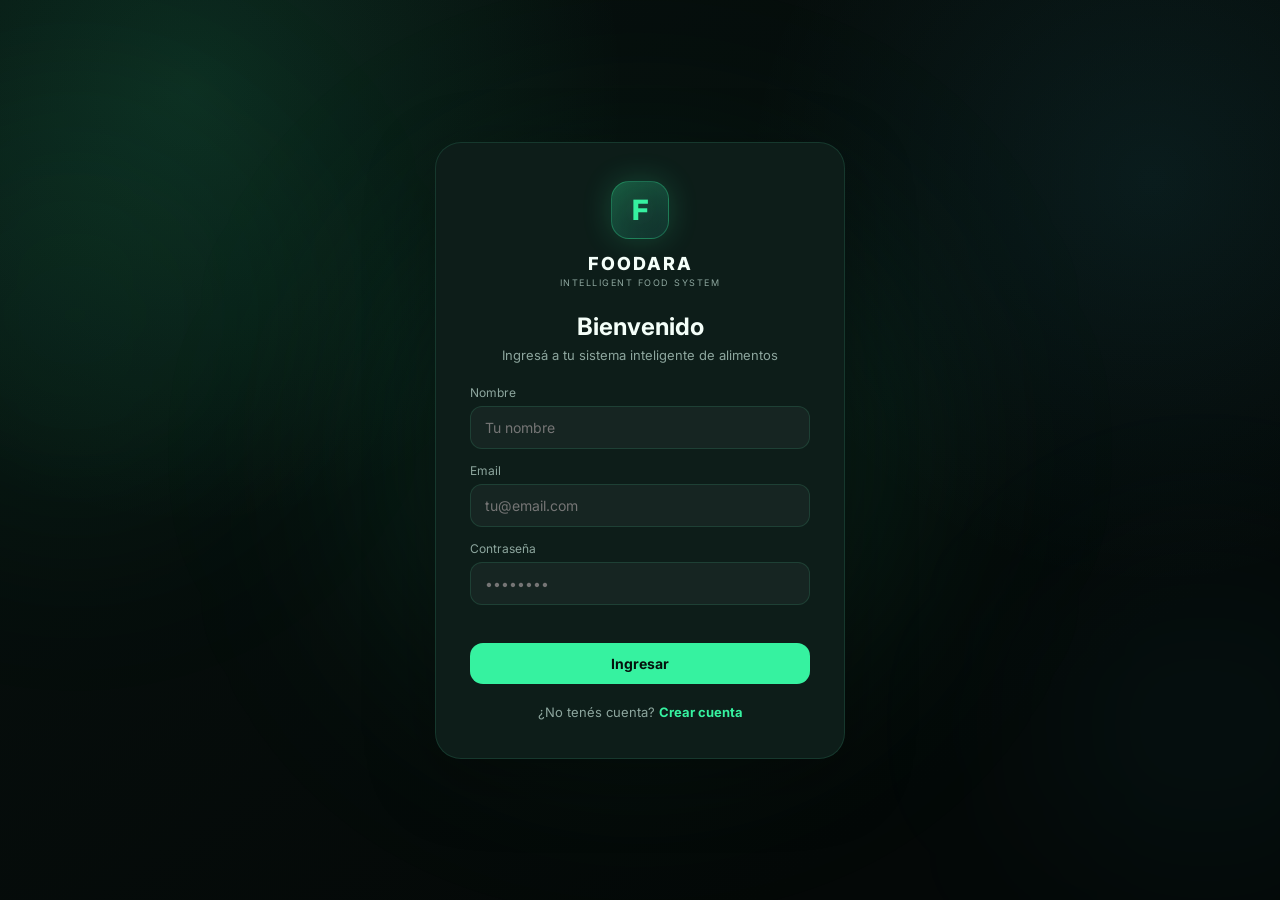
<file: webapp/index.html>
<!DOCTYPE html>
<html lang="es">
<head>
<meta charset="UTF-8">
<meta name="viewport" content="width=device-width, initial-scale=1.0">
<meta name="theme-color" content="#07110f">
<meta name="description" content="FOODARA AI - Sistema inteligente de alimentos. Gestioná tus compras, tu despensa, tu nutrición y ahorrá en el supermercado.">
<meta name="apple-mobile-web-app-capable" content="yes">
<meta name="apple-mobile-web-app-status-bar-style" content="black-translucent">
<title>FOODARA AI</title>
<link rel="preconnect" href="https://fonts.googleapis.com">
<link rel="preconnect" href="https://fonts.gstatic.com" crossorigin>
<link href="https://fonts.googleapis.com/css2?family=Inter:wght@300;400;500;600;700;800;900&display=swap" rel="stylesheet">
<link rel="stylesheet" href="css/styles.css">
</head>
<body>

<!-- ===== AUTH SCREEN ===== -->
<div id="authScreen" class="auth-screen">
  <div class="auth-glow"></div>
  <div class="auth-card">
    <div class="auth-logo">F</div>
    <p class="auth-brand">FOODARA <span>INTELLIGENT FOOD SYSTEM</span></p>
    <h2 id="authTitle">Bienvenido</h2>
    <p class="auth-sub" id="authSub">Ingresá a tu sistema inteligente de alimentos</p>

    <form id="authForm" autocomplete="off">
      <label class="field" id="nameField">
        <span>Nombre</span>
        <input type="text" id="authName" placeholder="Tu nombre" autocomplete="name">
      </label>

      <label class="field">
        <span>Email</span>
        <input type="email" id="authEmail" placeholder="tu@email.com" required autocomplete="email">
      </label>

      <label class="field">
        <span>Contraseña</span>
        <input type="password" id="authPassword" placeholder="••••••••" required autocomplete="current-password">
      </label>

      <p class="auth-error" id="authError"></p>

      <button type="submit" class="btn-primary btn-block" id="authBtn">Ingresar</button>
    </form>

    <p class="auth-switch" id="authSwitchText">
      ¿No tenés cuenta? <a href="#" id="authSwitch">Crear cuenta</a>
    </p>
  </div>
</div>

<!-- ===== MAIN APP ===== -->
<div id="app" class="app-shell hidden">

  <!-- SIDEBAR (desktop) -->
  <aside class="sidebar">
    <div class="brand">
      <div class="logo">F</div>
      <div class="brand-text">
        <h1>FOODARA</h1>
        <span>INTELLIGENT FOOD SYSTEM</span>
      </div>
    </div>

    <nav class="side-nav" id="sideNav">
      <a class="nav-link active" data-view="dashboard"><span class="nav-ic">▦</span> Inicio</a>
      <a class="nav-link" data-view="nutrition"><span class="nav-ic">🥗</span> Nutrición</a>
      <a class="nav-link" data-view="pantry"><span class="nav-ic">▣</span> Despensa</a>
      <a class="nav-link" data-view="shopping"><span class="nav-ic">🛒</span> Compras</a>
      <a class="nav-link" data-view="analytics"><span class="nav-ic">📊</span> Análisis</a>
      <a class="nav-link" data-view="ai"><span class="nav-ic">✨</span> FOODARA AI</a>
      <a class="nav-link" data-view="profile"><span class="nav-ic">⚙</span> Perfil</a>
      <a class="nav-link" data-view="about"><span class="nav-ic">ℹ</span> Acerca de</a>
    </nav>

    <button class="logout-btn" id="logoutBtn">Cerrar sesión · Salir</button>
  </aside>

  <!-- MAIN -->
  <main class="main">

    <!-- topbar mobile -->
    <div class="topbar">
      <div class="logo small">F</div>
      <span class="topbar-title">FOODARA</span>
      <div class="profile-chip" id="profileChip">M</div>
    </div>

    <!-- ===== DASHBOARD ===== -->
    <section class="view active" id="view-dashboard">
      <div class="greeting">
        <p id="todayDate"></p>
        <h2>Hola, <strong id="userName">Maximiliano</strong> 👋</h2>
      </div>

      <section class="ai-card">
        <div class="ai-content">
          <div class="ai-label"><span class="status-dot"></span> FOODARA AI · ACTIVO</div>
          <h3>Tu alimentación, tus gastos y tu bienestar.</h3>
          <p>FOODARA analiza tus hábitos, tus compras, tu despensa y tu nutrición para ayudarte a tomar mejores decisiones.</p>
          <button class="btn-primary" data-goto="ai">Hablar con FOODARA AI →</button>
        </div>
      </section>

      <section class="metrics">
        <div class="card">
          <div class="metric-top"><span class="metric-title">GASTOS</span><div class="metric-icon">$</div></div>
          <div class="metric-value" id="mGastos">$0</div>
          <div class="metric-sub good" id="mGastosSub">Este mes</div>
        </div>
        <div class="card">
          <div class="metric-top"><span class="metric-title">CALORÍAS</span><div class="metric-icon">◉</div></div>
          <div class="metric-value" id="mCalorias">0</div>
          <div class="metric-sub">kcal hoy</div>
        </div>
        <div class="card">
          <div class="metric-top"><span class="metric-title">DESPENSA</span><div class="metric-icon">▣</div></div>
          <div class="metric-value" id="mDespensa">0</div>
          <div class="metric-sub" id="mDespensaSub">items</div>
        </div>
        <div class="card">
          <div class="metric-top"><span class="metric-title">DESPERDICIO</span><div class="metric-icon">♻</div></div>
          <div class="metric-value" id="mDesperdicio">0%</div>
          <div class="metric-sub good">Tu eficiencia</div>
        </div>
      </section>

      <div class="section-title-block"><h3>Acciones rápidas</h3></div>
      <div class="quick">
        <button data-goto="pantry" data-act="add-food">
          <div class="quick-icon">🥫</div><span>Agregar alimento</span>
        </button>
        <button data-goto="shopping" data-act="add-purchase">
          <div class="quick-icon">🛒</div><span>Registrar compra</span>
        </button>
        <button data-goto="nutrition" data-act="add-meal">
          <div class="quick-icon">🍽️</div><span>Registrar comida</span>
        </button>
        <button data-goto="ai">
          <div class="quick-icon">✨</div><span>Analizar con IA</span>
        </button>
      </div>
    </section>

    <!-- ===== NUTRITION ===== -->
    <section class="view" id="view-nutrition">
      <div class="page-head"><div><h2>Nutrición</h2><p class="muted" id="nutriDate">Hoy</p></div><button class="btn-outline" data-act="add-meal">+ Registrar comida</button></div>

      <div class="metrics small-metrics">
        <div class="card"><span class="metric-title">CALORÍAS</span><div class="metric-value" id="nCal">0</div><div class="metric-sub">/ 2.000 kcal</div></div>
        <div class="card"><span class="metric-title">PROTEÍNAS</span><div class="metric-value" id="nProt">0g</div><div class="metric-sub">/ 128g</div></div>
        <div class="card"><span class="metric-title">CARBOHIDRATOS</span><div class="metric-value" id="nCarb">0g</div><div class="metric-sub">/ 225g</div></div>
        <div class="card"><span class="metric-title">GRASAS</span><div class="metric-value" id="nFat">0g</div><div class="metric-sub">/ 80g</div></div>
      </div>

      <div class="card">
        <div class="section-title-block"><h3>Macronutrientes de hoy</h3></div>
        <div id="macroBars"></div>
      </div>

      <div class="card">
        <div class="section-title-block"><h3>Comidas registradas</h3></div>
        <div id="mealList" class="list-empty">No registraste comidas hoy.</div>
      </div>
    </section>

    <!-- ===== PANTRY ===== -->
    <section class="view" id="view-pantry">
      <div class="page-head"><div><h2>Mi despensa</h2><p class="muted" id="pantryCount"></p></div><button class="btn-primary" id="addFoodBtn">+ Agregar alimento</button></div>

      <div id="pantryFilter" class="chips"></div>

      <div id="pantryGrid" class="pantry-grid"></div>

      <dialog id="foodDialog" class="modal">
        <form method="dialog" class="modal-card" id="foodForm">
          <h3>Agregar alimento</h3>
          <label class="field"><span>Nombre</span><input type="text" id="fName" required placeholder="Ej: Leche"></label>
          <div class="form-row">
            <label class="field"><span>Cantidad</span><input type="number" id="fQty" min="0.1" step="0.1" value="1"></label>
            <label class="field"><span>Unidad</span>
              <select id="fUnit"><option>unidad</option><option>kg</option><option>g</option><option>litro</option><option>pack</option></select>
            </label>
          </div>
          <div class="form-row">
            <label class="field"><span>Vence</span><input type="date" id="fExpiry"></label>
            <label class="field"><span>Categoría</span>
              <select id="fCat">
                <option>Lácteos</option><option>Carnes</option><option>Frutas</option><option>Verduras</option><option>Bebidas</option><option>Almacén</option><option>Congelados</option><option>Otros</option>
              </select>
            </label>
          </div>
          <label class="field"><span>Precio aprox. ($)</span><input type="number" id="fPrice" min="0" step="0.01" value="0"></label>
          <div class="modal-actions">
            <button type="button" class="btn-outline" data-close>Cancelar</button>
            <button type="submit" class="btn-primary">Guardar</button>
          </div>
        </form>
      </dialog>
    </section>

    <!-- ===== SHOPPING ===== -->
    <section class="view" id="view-shopping">
      <div class="page-head"><div><h2>Compras</h2><p class="muted" id="shopCount"></p></div><button class="btn-primary" id="addPurchaseBtn">+ Registrar compra</button></div>

      <div class="metrics small-metrics">
        <div class="card"><span class="metric-title">GASTO DEL MES</span><div class="metric-value" id="sTotal">$0</div><div class="metric-sub" id="sTotalSub">Sin datos</div></div>
        <div class="card"><span class="metric-title">PROMEDIO</span><div class="metric-value" id="sAvg">$0</div><div class="metric-sub">por compra</div></div>
        <div class="card"><span class="metric-title">COMPRAS</span><div class="metric-value" id="sCount">0</div><div class="metric-sub">en total</div></div>
        <div class="card"><span class="metric-title">AHORRO EST.</span><div class="metric-value good" id="sSave">$0</div><div class="metric-sub">con FOODARA</div></div>
      </div>

      <div class="card">
        <div class="section-title-block"><h3>Historial de compras</h3></div>
        <div id="purchaseList" class="list-empty">Aún no registraste compras.</div>
      </div>

      <dialog id="purchaseDialog" class="modal">
        <form method="dialog" class="modal-card" id="purchaseForm">
          <h3>Registrar compra</h3>
          <label class="field"><span>Establecimiento</span><input type="text" id="pStore" placeholder="Ej: Supermercado"></label>
          <label class="field"><span>Fecha</span><input type="date" id="pDate"></label>
          <div id="purchaseItems" class="purchase-items"></div>
          <button type="button" class="btn-outline btn-block" id="addItemBtn">+ Agregar item</button>
          <div class="form-row total-row">
            <span>Total</span><strong id="pTotalPreview">$0</strong>
          </div>
          <div class="modal-actions">
            <button type="button" class="btn-outline" data-close>Cancelar</button>
            <button type="submit" class="btn-primary">Guardar compra</button>
          </div>
        </form>
      </dialog>
    </section>

    <!-- ===== ANALYTICS ===== -->
    <section class="view" id="view-analytics">
      <div class="page-head"><div><h2>Análisis</h2><p class="muted">Tu evolución</p></div></div>

      <div class="card">
        <div class="section-title-block"><h3>Evolución de gastos <span class="muted" id="rangeLabel">Últimos 7 días</span></h3></div>
        <div class="chart" id="expenseChart"></div>
        <div class="days" id="chartDays"></div>
      </div>

      <div class="analytics-grid">
        <div class="card">
          <div class="section-title-block"><h3>Desperdicio evitado</h3></div>
          <div class="big-number good" id="wasteAvoided">—</div>
          <p class="muted">En base a lo registrado en tu despensa</p>
        </div>
        <div class="card">
          <div class="section-title-block"><h3>Distribución de gastos</h3></div>
          <div id="categoryBars"></div>
        </div>
      </div>
    </section>

    <!-- ===== AI ===== -->
    <section class="view" id="view-ai">
      <div class="page-head"><div><h2>FOODARA AI</h2><p class="muted">Asistente con tus datos</p></div></div>

      <div class="chat-card" id="chatBody">
        <div class="msg bot">
          <div class="bubble">Hola 👋 Soy FOODARA AI. Conozco tu despensa, tus compras y tu nutrición. ¿Cómo puedo ayudarte hoy?</div>
        </div>
      </div>

      <div class="ai-suggestions" id="aiSuggestions"></div>

      <form class="chat-input" id="chatForm">
        <input type="text" id="chatField" placeholder="Preguntale a FOODARA...  (ej: ¿qué tengo por vencer?)" autocomplete="off">
        <button type="submit" class="btn-primary">➤</button>
      </form>
    </section>

    <!-- ===== PROFILE ===== -->
    <section class="view" id="view-profile">
      <div class="page-head"><div><h2>Perfil</h2><p class="muted">Configuración</p></div></div>

      <div class="card profile-card">
        <div class="profile-avatar" id="profileAvatar">M</div>
        <h3 id="profileName">Maximiliano</h3>
        <p class="muted" id="profileEmail">max@foodara.app</p>
      </div>

      <div class="card">
        <div class="section-title-block"><h3>Objetivos diarios</h3></div>
        <div class="setting-row"><span>Calorías (kcal)</span><input type="number" id="goalCal" class="input-mini"></div>
        <div class="setting-row"><span>Proteínas (g)</span><input type="number" id="goalProt" class="input-mini"></div>
        <div class="setting-row"><span>Carbohidratos (g)</span><input type="number" id="goalCarb" class="input-mini"></div>
        <div class="setting-row"><span>Grasas (g)</span><input type="number" id="goalFat" class="input-mini"></div>
        <button class="btn-primary btn-block mt" id="saveGoals">Guardar objetivos</button>
      </div>

      <div class="card">
        <div class="section-title-block"><h3>Servidor</h3></div>
        <label class="field"><span>URL de la API (opcional)</span><input type="text" id="apiUrl" placeholder="https://foodara-api.onrender.com"></label>
        <p class="muted small">Dejalo vacío para usar datos locales. Cuando el backend esté online, pegá su URL acá.</p>
        <button class="btn-outline btn-block mt" id="saveApi">Guardar servidor</button>
        <p class="small muted" id="apiStatus"></p>
      </div>

      <div class="card">
        <div class="section-title-block"><h3>Información</h3></div>
        <p class="muted small">Preguntas frecuentes, permisos, privacidad e info del creador.</p>
        <button class="btn-outline btn-block mt" data-goto="about">📄 Acerca de FOODARA</button>
      </div>

      <div class="card">
        <div class="section-title-block"><h3>Datos</h3></div>
        <button class="btn-danger-ghost btn-block" id="resetData">Restablecer todos los datos</button>
      </div>
    </section>

    <!-- ===== ABOUT / CREATOR ===== -->
    <section class="view" id="view-about">
      <div class="page-head"><div><h2>Acerca de</h2><p class="muted">Permisos, derechos y creador</p></div></div>

      <div class="card about-card">
        <div class="footer-brand">
          <div class="logo small">F</div>
          <div>
            <strong>FOODARA</strong>
            <span class="muted small">Sistema inteligente de alimentos</span>
          </div>
        </div>
        <p class="muted small">App gratis para registrar alimentos, comidas y compras, controlar tu nutrición y encontrar productos más baratos.</p>
      </div>

      <div class="card about-card">
        <div class="section-title-block"><h3>🧑‍💻 Creador</h3></div>
        <ul class="about-list">
          <li>👨‍💻 <strong>F. Maximiliano Campissi</strong></li>
          <li>✉️ campisimaxi98-lgtm@users.noreply.github.com</li>
          <li>⭐ Desarrollado con ❤️</li>
        </ul>
      </div>

      <div class="card about-card">
        <div class="section-title-block"><h3>🔐 Permisos</h3></div>
        <ul class="about-list">
          <li>📷 <strong>Cámara</strong> — para escanear códigos de barras y sacar fotos.</li>
          <li>🖼️ <strong>Galería</strong> — para subir fotos de productos y comidas.</li>
          <li>🌐 <strong>Internet</strong> — para consultar información de productos.</li>
        </ul>
      </div>

      <div class="card about-card">
        <div class="section-title-block"><h3>🔒 Privacidad y derechos</h3></div>
        <ul class="about-list">
          <li>🔒 Tus datos se guardan localmente en tu dispositivo.</li>
          <li>✅ No recolectamos ni vendemos tu información personal.</li>
          <li>⚖️ FOODARA es software libre y gratuito.</li>
        </ul>
      </div>

      <p class="about-copy">© 2026 F. Maximiliano Campissi · FOODARA. Todos los derechos reservados.</p>
    </section>

  </main>

  <!-- MOBILE NAV -->
  <nav class="bottom-nav" id="bottomNav">
    <div class="nav-item active" data-view="dashboard"><div>⌂</div> Inicio</div>
    <div class="nav-item" data-view="nutrition"><div>🥗</div> Nutrición</div>
    <div class="nav-item" data-view="pantry"><div>▣</div> Despensa</div>
    <div class="nav-item" data-view="shopping"><div>🛒</div> Compras</div>
    <div class="nav-item" data-view="ai"><div>✨</div> IA</div>
    <div class="nav-item" data-view="about"><div>ℹ</div> Info</div>
  </nav>

</div>

<div id="toast" class="toast"></div>

<!-- ===== CAPTURE / REGISTER MODAL ===== -->
<dialog id="captureDialog" class="modal modal-wide">
  <div class="modal-card">
    <h3 id="captureTitle">Registrar alimento</h3>
    <p class="muted small" id="captureMode">Elegí cómo querés registrar</p>

    <div class="capture-tabs" id="captureTabs">
      <button class="cap-tab active" data-tab="manual">✍️ Manual</button>
      <button class="cap-tab" data-tab="qr">📷 Código</button>
      <button class="cap-tab" data-tab="photo">🖼️ Foto</button>
    </div>

    <!-- MANUAL -->
    <div class="cap-pane" id="pane-manual">
      <label class="field"><span>Nombre del producto</span><input type="text" id="capName" placeholder="Ej: Leche, Banana..."></label>
    </div>

    <!-- QR / BARCODE -->
    <div class="cap-pane hidden" id="pane-qr">
      <div id="qrReader" class="qr-reader"></div>
      <p class="muted small" id="qrStatus">Apuntá la cámara al código de barras del producto.</p>
      <div id="qrResult" class="qr-result"></div>
    </div>

    <!-- PHOTO -->
    <div class="cap-pane hidden" id="pane-photo">
      <button type="button" class="btn-outline btn-block" id="takePhotoBtn">📸 Sacar / elegir foto</button>
      <div id="photoPreview" class="photo-preview hidden"><img id="photoImg" alt="Foto"><span class="photo-filename" id="photoName"></span></div>
    </div>

    <!-- SHARED: captured product preview -->
    <div id="capPreview" class="cap-preview hidden">
      <div class="cap-prod">
        <img id="capImg" alt="" onerror="this.style.display='none'">
        <div>
          <strong id="capPName">—</strong>
          <span class="muted small" id="capPSub"></span>
        </div>
      </div>
      <div class="cap-nutri" id="capNutri" style="display:none">
        <span>🔥 <b id="capCal">–</b> kcal</span>
        <span>💪 <b id="capProt">–</b>g</span>
        <span>🌾 <b id="capCarb">–</b>g</span>
        <span>🥑 <b id="capFat">–</b>g</span>
      </div>
    </div>

    <!-- TARGET: where to save it -->
    <div class="form-row">
      <label class="field"><span>Agregar a</span>
        <select id="capTarget">
          <option value="pantry">Despensa</option>
          <option value="meal">Comida (nutrición)</option>
          <option value="purchase">Compra</option>
        </select>
      </label>
      <label class="field"><span>Unidad</span>
        <select id="capUnit">
          <option>unidad</option><option>kg</option><option>g</option><option>litro</option><option>ml</option><option>pack</option><option>docena</option>
        </select>
      </label>
    </div>
    <div class="form-row">
      <label class="field"><span>Cantidad</span><input type="number" id="capQty" min="0.1" step="0.1" value="1"></label>
      <label class="field"><span>Precio ($)</span><input type="number" id="capPrice" min="0" step="0.01" placeholder="0"></label>
    </div>

    <div id="capExtra" class="cap-extra">
      <div class="form-row">
        <label class="field" id="expiryField"><span>Vence</span><input type="date" id="capExpiry"></label>
        <label class="field"><span>Categoría</span>
          <select id="capCat">
            <option>Lácteos</option><option>Carnes</option><option>Frutas</option><option>Verduras</option><option>Bebidas</option><option>Almacén</option><option>Congelados</option><option>Otros</option>
          </select>
        </label>
      </div>
    </div>

    <!-- CHEAPER RECOMMENDATIONS -->
    <div id="cheaperBox" class="cheaper-box hidden">
      <div class="cheaper-head">💡 Recomendación de precio <span id="cheaperSub"></span></div>
      <div id="cheaperList"></div>
      <p class="muted small" id="cheaperTip"></p>
    </div>

    <div class="modal-actions">
      <button type="button" class="btn-outline" data-close>Cancelar</button>
      <button type="button" class="btn-primary" id="saveCap">Guardar</button>
    </div>
  </div>
</dialog>

<div id="toast" class="toast"></div>

<script src="js/store.js"></script>
<script src="js/ai.js"></script>
<script src="js/prices.js"></script>
<script src="js/scanner.js"></script>
<script src="js/app.js"></script>
</body>
</html>
</file>
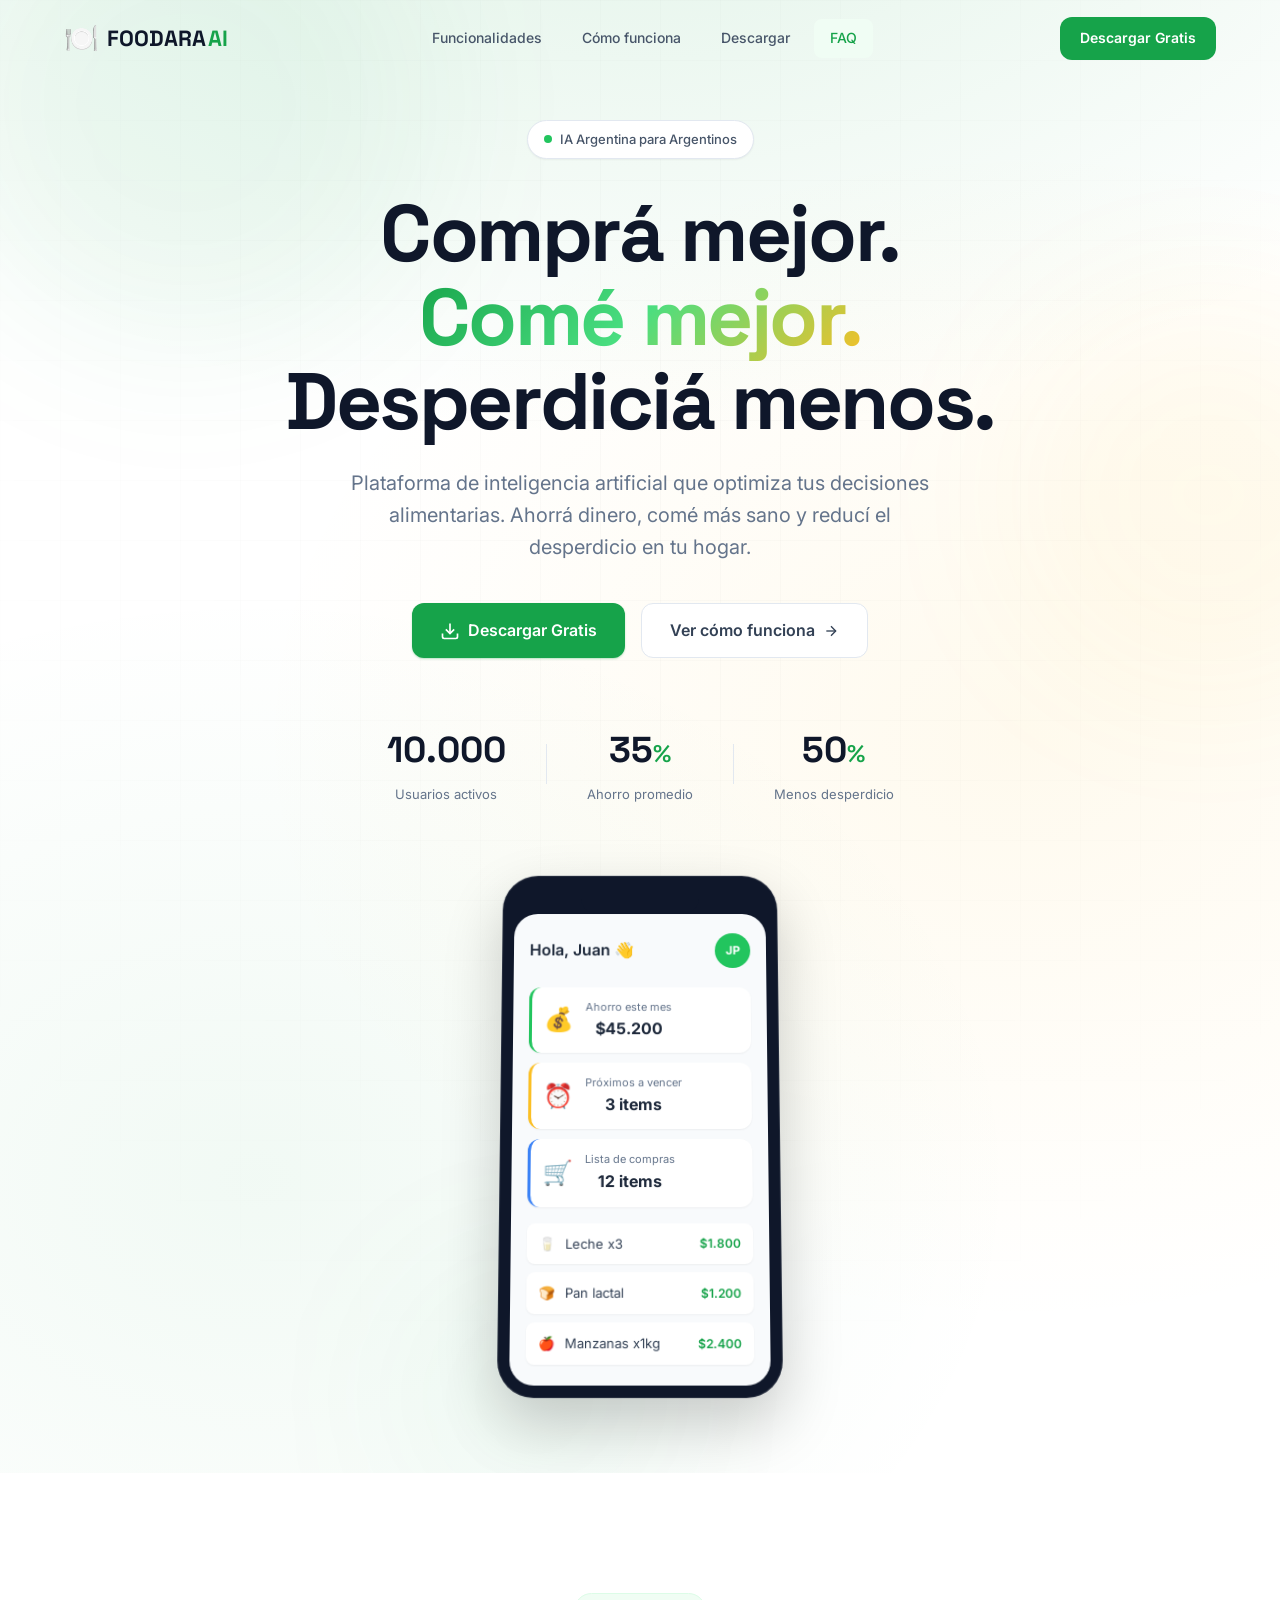
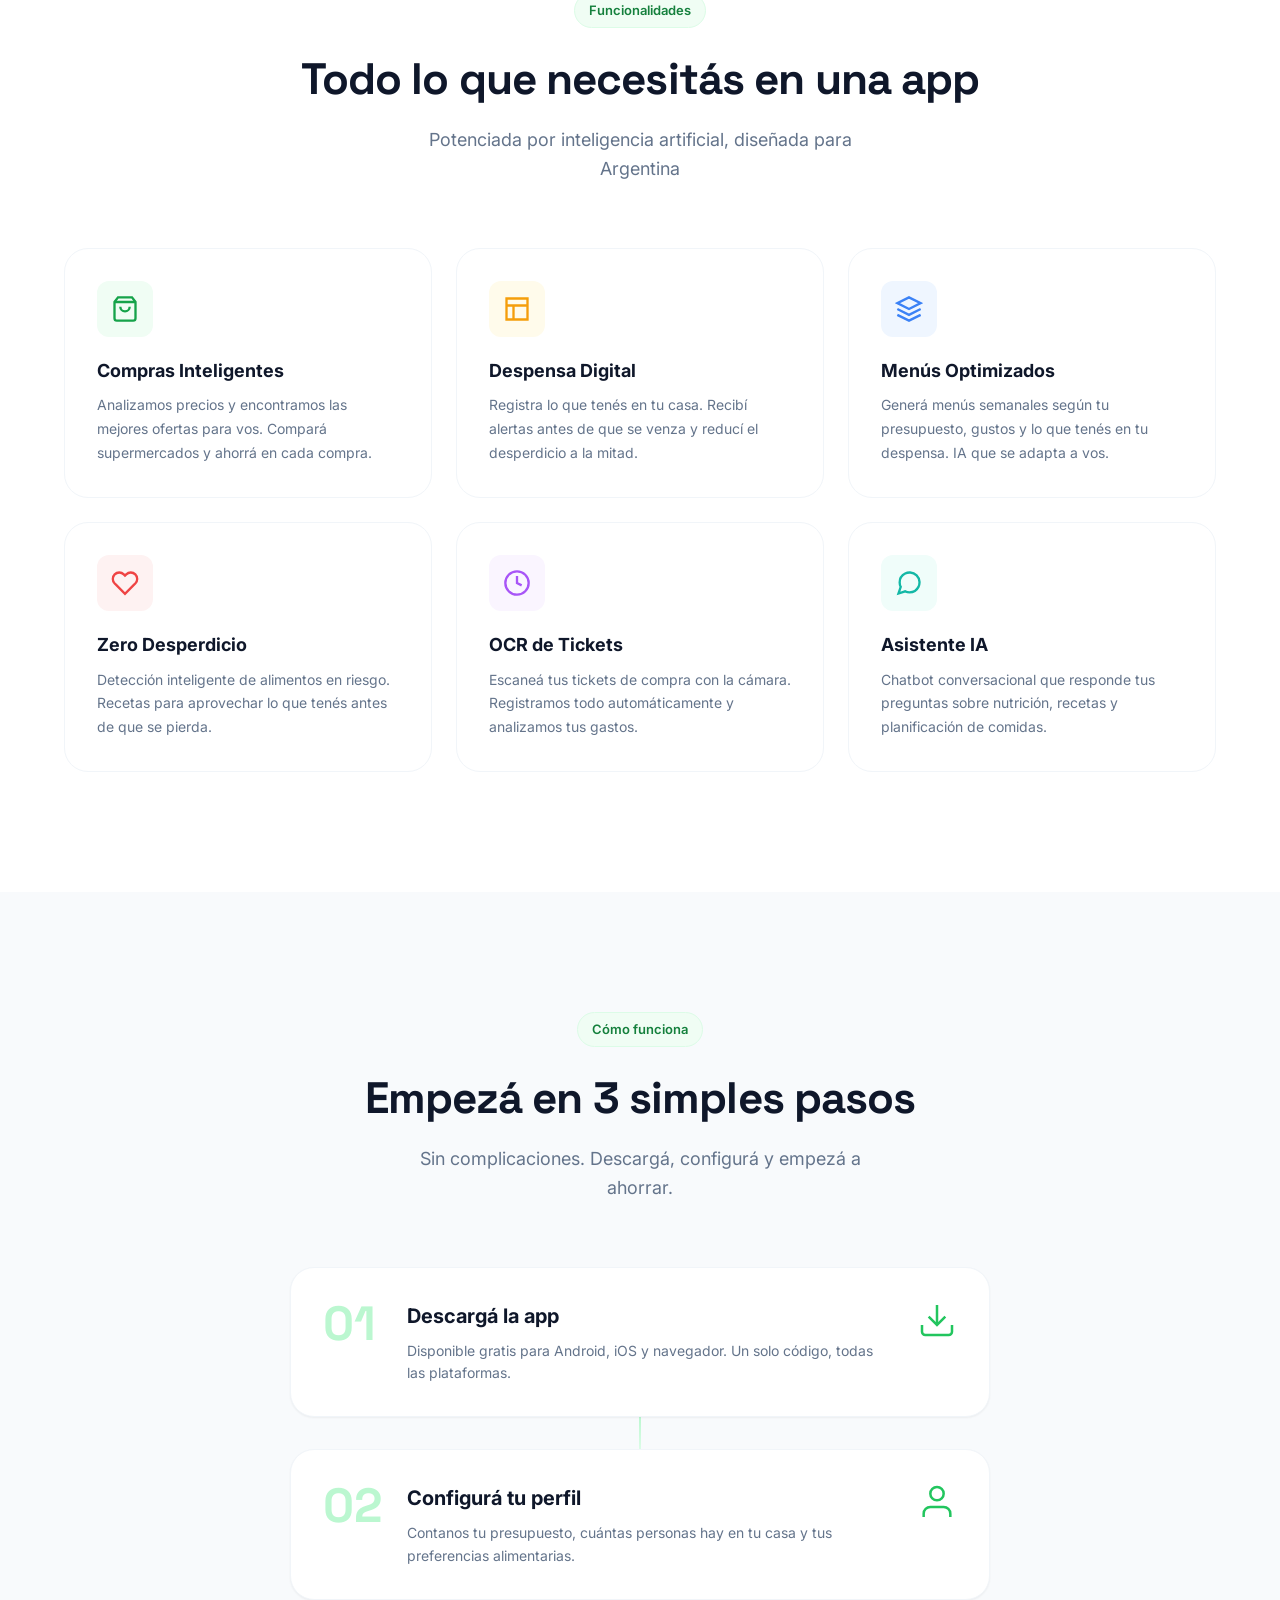
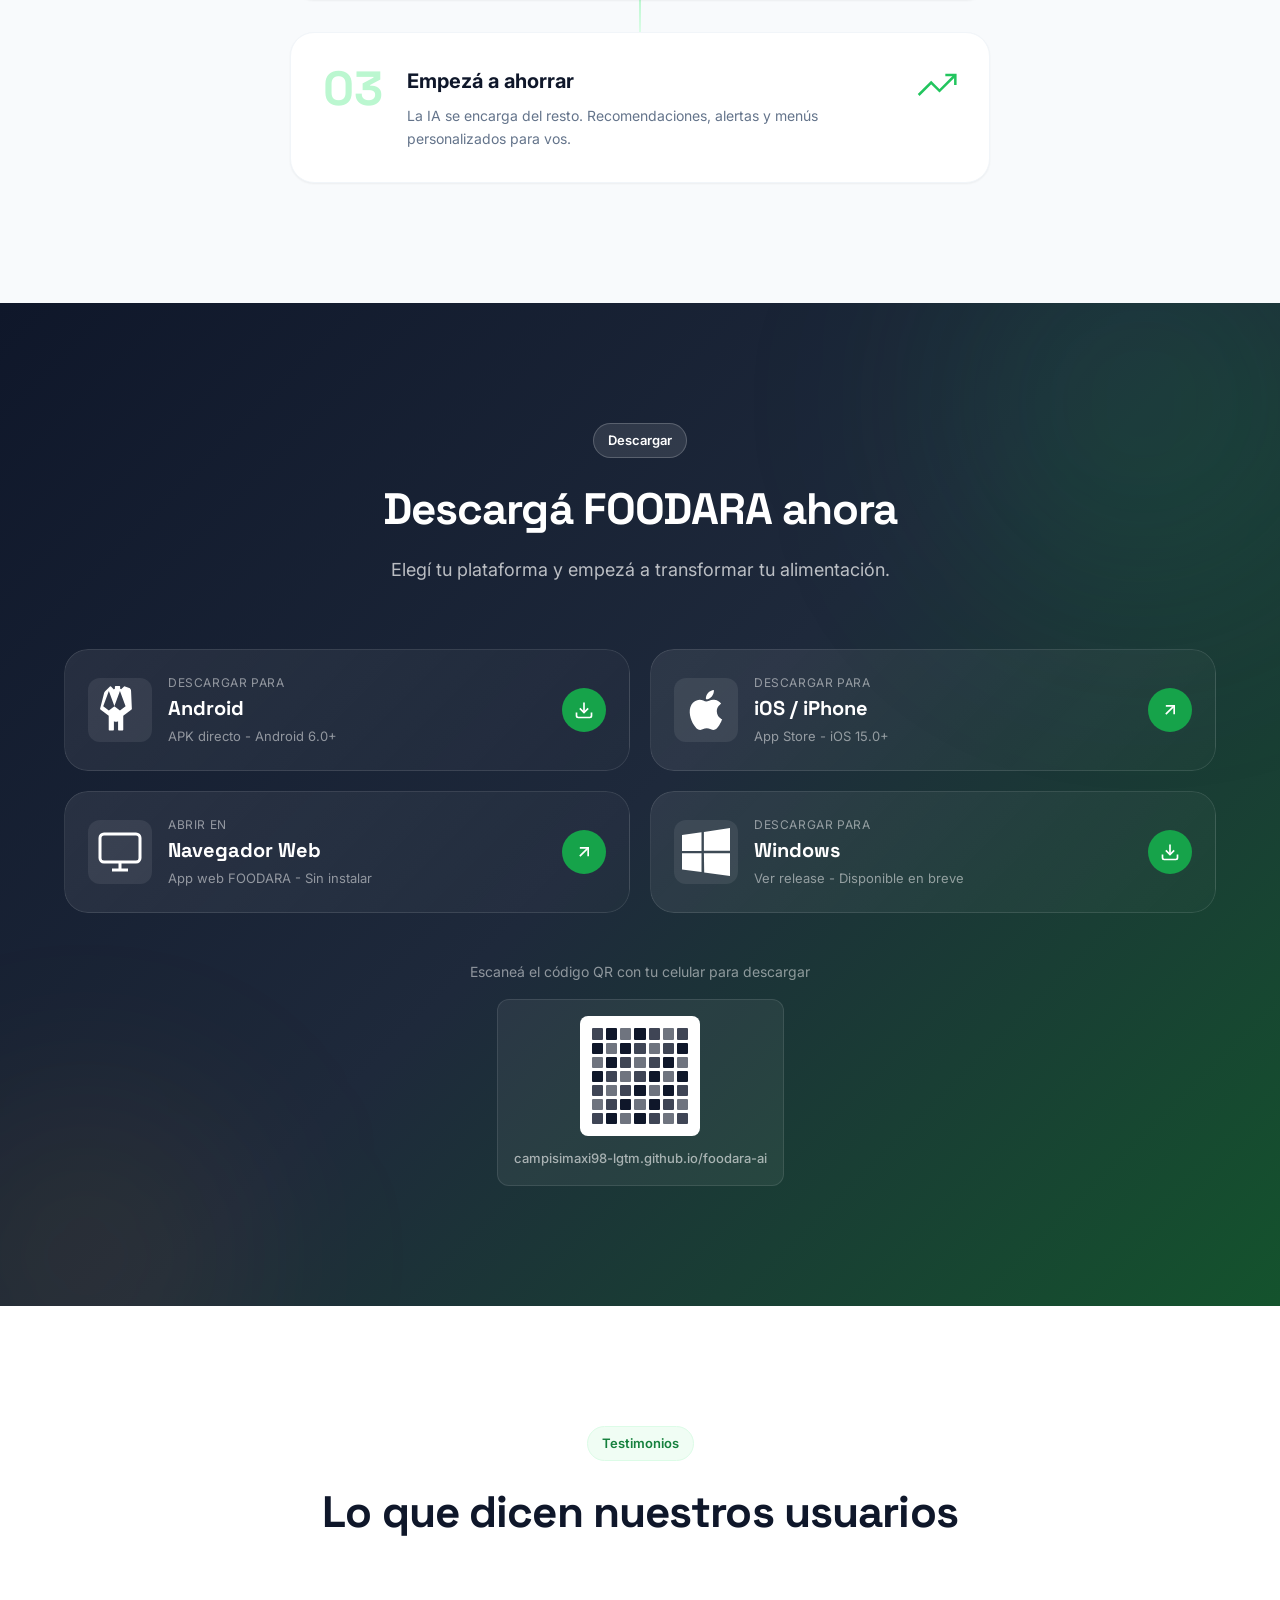
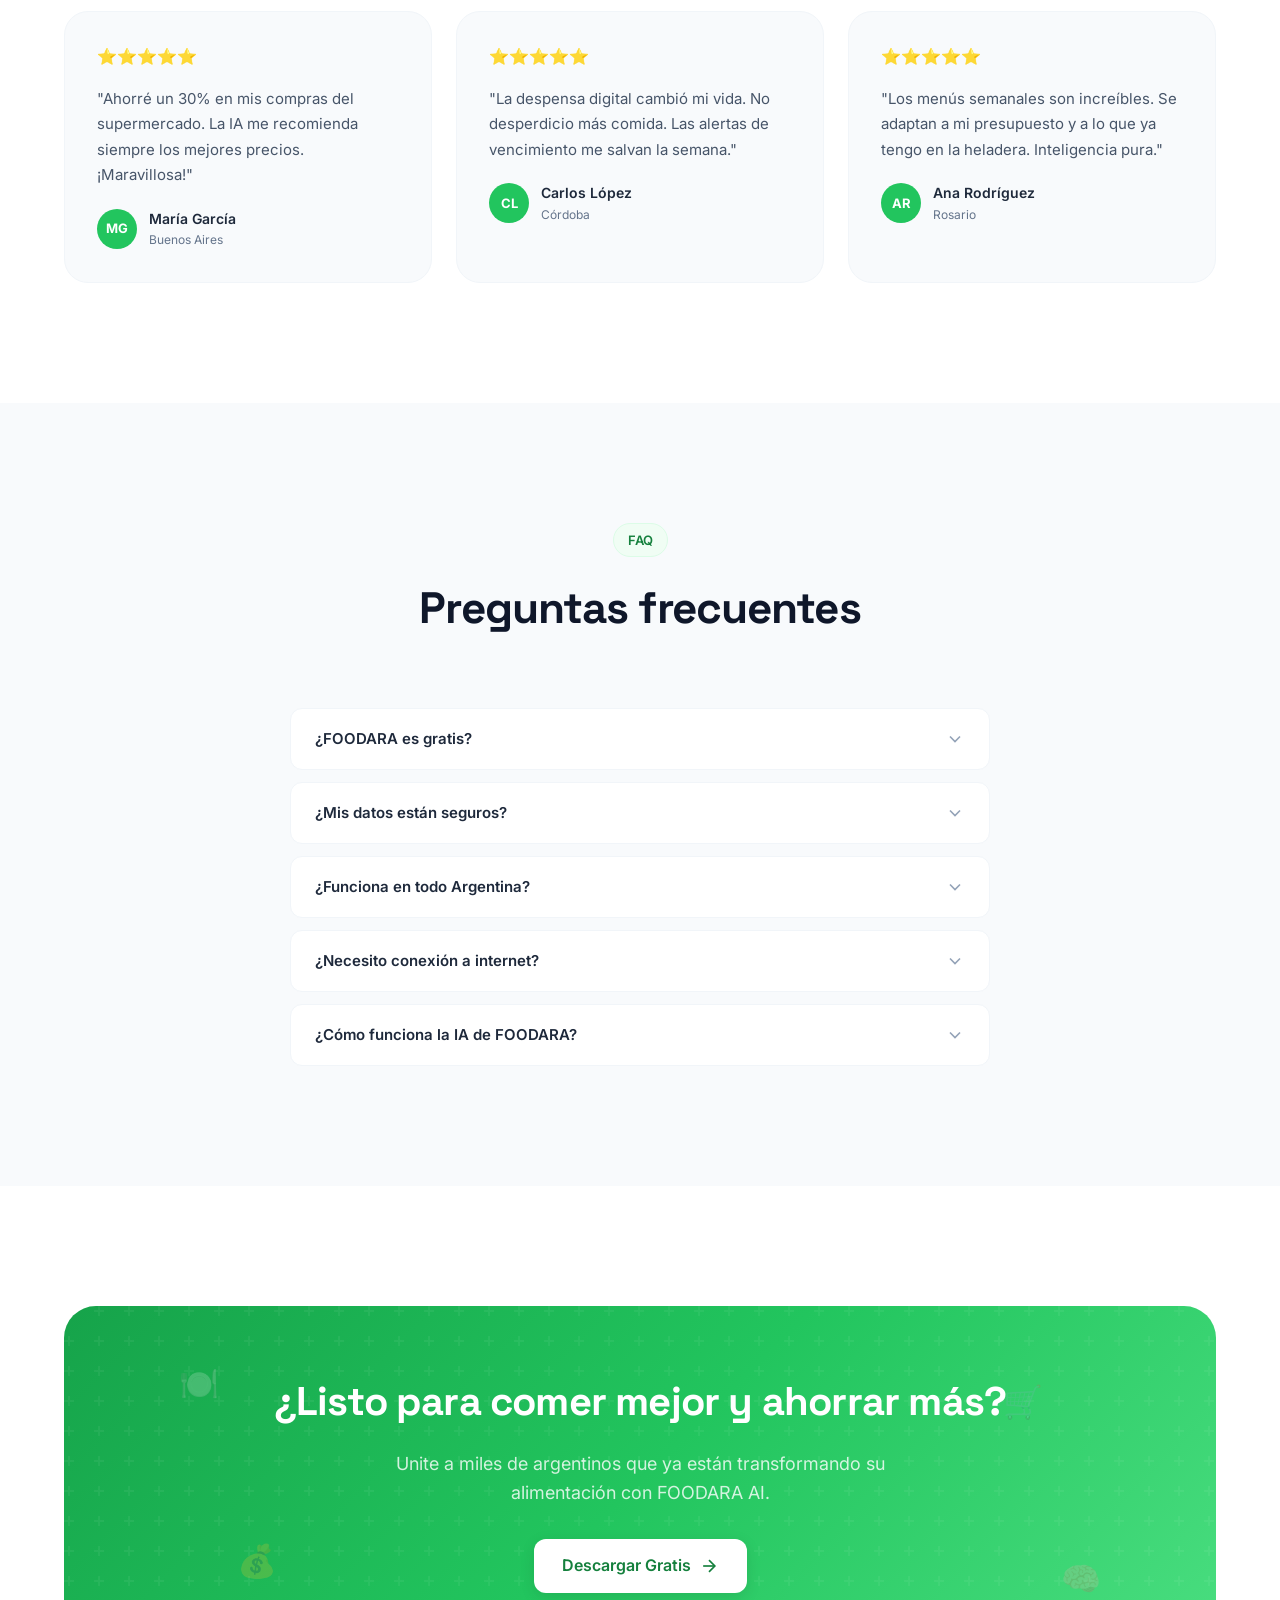
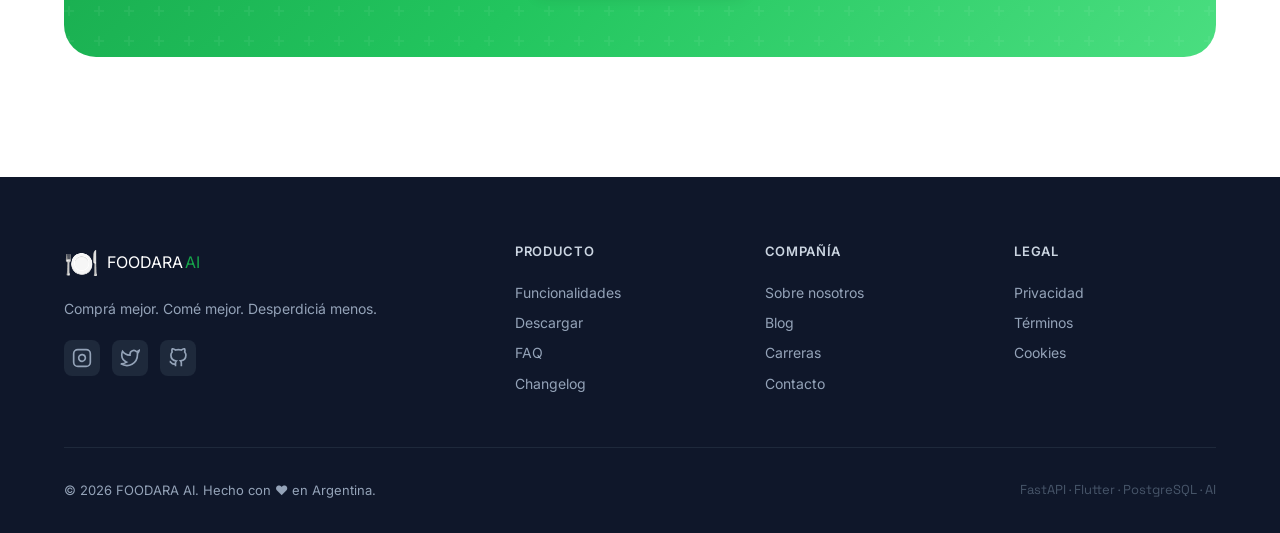
<file: website/index.html>
<!DOCTYPE html>
<html lang="es">
<head>
    <meta charset="UTF-8">
    <meta name="viewport" content="width=device-width, initial-scale=1.0">
    <title>FOODARA AI - Comprá mejor. Comé mejor. Desperdiciá menos.</title>
    <meta name="description" content="Plataforma de inteligencia artificial para optimizar tus decisiones alimentarias. Ahorrá, comé mejor y reducí el desperdicio.">
    <link rel="preconnect" href="https://fonts.googleapis.com">
    <link rel="preconnect" href="https://fonts.gstatic.com" crossorigin>
    <link href="https://fonts.googleapis.com/css2?family=Inter:wght@300;400;500;600;700;800;900&family=Space+Grotesk:wght@400;500;600;700&display=swap" rel="stylesheet">
    <link rel="stylesheet" href="styles.css">
    <link rel="icon" type="image/svg+xml" href="data:image/svg+xml,<svg xmlns='http://www.w3.org/2000/svg' viewBox='0 0 100 100'><text y='.9em' font-size='90'>🍽️</text></svg>">
</head>
<body>
    <!-- Loader -->
    <div class="loader" id="loader">
        <div class="loader-content">
            <div class="loader-logo">🍽️</div>
            <div class="loader-bar"><div class="loader-progress"></div></div>
        </div>
    </div>

    <!-- Navigation -->
    <nav class="nav" id="nav">
        <div class="nav-container">
            <a href="#" class="nav-logo">
                <span class="nav-logo-icon">🍽️</span>
                <span class="nav-logo-text">FOODARA<span class="nav-logo-ai">AI</span></span>
            </a>
            <div class="nav-links" id="navLinks">
                <a href="#features" class="nav-link">Funcionalidades</a>
                <a href="#how-it-works" class="nav-link">Cómo funciona</a>
                <a href="#download" class="nav-link">Descargar</a>
                <a href="#faq" class="nav-link">FAQ</a>
            </div>
            <a href="#download" class="nav-cta">Descargar Gratis</a>
            <button class="nav-toggle" id="navToggle" aria-label="Menu">
                <span></span><span></span><span></span>
            </button>
        </div>
    </nav>

    <!-- Mobile Menu -->
    <div class="mobile-menu" id="mobileMenu">
        <a href="#features" class="mobile-link">Funcionalidades</a>
        <a href="#how-it-works" class="mobile-link">Cómo funciona</a>
        <a href="#download" class="mobile-link">Descargar</a>
        <a href="#faq" class="mobile-link">FAQ</a>
        <a href="#download" class="mobile-cta">Descargar Gratis</a>
    </div>

    <!-- Hero Section -->
    <section class="hero">
        <div class="hero-bg">
            <div class="hero-gradient"></div>
            <div class="hero-grid"></div>
            <div class="hero-orbs">
                <div class="orb orb-1"></div>
                <div class="orb orb-2"></div>
                <div class="orb orb-3"></div>
            </div>
        </div>
        <div class="hero-container">
            <div class="hero-badge" data-animate="fade-up">
                <span class="badge-dot"></span>
                IA Argentina para Argentinos
            </div>
            <h1 class="hero-title" data-animate="fade-up" data-delay="100">
                Comprá mejor.<br>
                <span class="hero-gradient-text">Comé mejor.</span><br>
                Desperdiciá menos.
            </h1>
            <p class="hero-subtitle" data-animate="fade-up" data-delay="200">
                Plataforma de inteligencia artificial que optimiza tus decisiones alimentarias.
                Ahorrá dinero, comé más sano y reducí el desperdicio en tu hogar.
            </p>
            <div class="hero-actions" data-animate="fade-up" data-delay="300">
                <a href="#download" class="btn btn-primary btn-lg">
                    <svg width="20" height="20" viewBox="0 0 24 24" fill="none" stroke="currentColor" stroke-width="2"><path d="M21 15v4a2 2 0 01-2 2H5a2 2 0 01-2-2v-4"/><polyline points="7 10 12 15 17 10"/><line x1="12" y1="15" x2="12" y2="3"/></svg>
                    Descargar Gratis
                </a>
                <a href="#how-it-works" class="btn btn-ghost btn-lg">
                    Ver cómo funciona
                    <svg width="16" height="16" viewBox="0 0 24 24" fill="none" stroke="currentColor" stroke-width="2"><line x1="5" y1="12" x2="19" y2="12"/><polyline points="12 5 19 12 12 19"/></svg>
                </a>
            </div>
            <div class="hero-stats" data-animate="fade-up" data-delay="400">
                <div class="stat">
                    <span class="stat-number" data-count="10000">0</span>
                    <span class="stat-label">Usuarios activos</span>
                </div>
                <div class="stat-divider"></div>
                <div class="stat">
                    <span class="stat-number" data-count="35">0</span><span class="stat-suffix">%</span>
                    <span class="stat-label">Ahorro promedio</span>
                </div>
                <div class="stat-divider"></div>
                <div class="stat">
                    <span class="stat-number" data-count="50">0</span><span class="stat-suffix">%</span>
                    <span class="stat-label">Menos desperdicio</span>
                </div>
            </div>
            <div class="hero-mockup" data-animate="fade-up" data-delay="500">
                <div class="phone-mockup">
                    <div class="phone-frame">
                        <div class="phone-notch"></div>
                        <div class="phone-screen">
                            <div class="mockup-header">
                                <div class="mockup-greeting">Hola, Juan 👋</div>
                                <div class="mockup-avatar">JP</div>
                            </div>
                            <div class="mockup-cards">
                                <div class="mockup-card mockup-card-green">
                                    <div class="mockup-card-icon">💰</div>
                                    <div class="mockup-card-info">
                                        <span class="mockup-card-label">Ahorro este mes</span>
                                        <span class="mockup-card-value">$45.200</span>
                                    </div>
                                </div>
                                <div class="mockup-card mockup-card-amber">
                                    <div class="mockup-card-icon">⏰</div>
                                    <div class="mockup-card-info">
                                        <span class="mockup-card-label">Próximos a vencer</span>
                                        <span class="mockup-card-value">3 items</span>
                                    </div>
                                </div>
                                <div class="mockup-card mockup-card-blue">
                                    <div class="mockup-card-icon">🛒</div>
                                    <div class="mockup-card-info">
                                        <span class="mockup-card-label">Lista de compras</span>
                                        <span class="mockup-card-value">12 items</span>
                                    </div>
                                </div>
                            </div>
                            <div class="mockup-list">
                                <div class="mockup-list-item">
                                    <span>🥛</span><span>Leche x3</span><span class="mockup-price">$1.800</span>
                                </div>
                                <div class="mockup-list-item">
                                    <span>🍞</span><span>Pan lactal</span><span class="mockup-price">$1.200</span>
                                </div>
                                <div class="mockup-list-item">
                                    <span>🍎</span><span>Manzanas x1kg</span><span class="mockup-price">$2.400</span>
                                </div>
                            </div>
                        </div>
                    </div>
                </div>
            </div>
        </div>
    </section>

    <!-- Features Section -->
    <section class="features" id="features">
        <div class="container">
            <div class="section-header" data-animate="fade-up">
                <span class="section-badge">Funcionalidades</span>
                <h2 class="section-title">Todo lo que necesitás en una app</h2>
                <p class="section-subtitle">Potenciada por inteligencia artificial, diseñada para Argentina</p>
            </div>
            <div class="features-grid">
                <div class="feature-card" data-animate="fade-up" data-delay="0">
                    <div class="feature-icon feature-icon-green">
                        <svg width="28" height="28" viewBox="0 0 24 24" fill="none" stroke="currentColor" stroke-width="2"><path d="M6 2L3 6v14a2 2 0 002 2h14a2 2 0 002-2V6l-3-4z"/><line x1="3" y1="6" x2="21" y2="6"/><path d="M16 10a4 4 0 01-8 0"/></svg>
                    </div>
                    <h3 class="feature-title">Compras Inteligentes</h3>
                    <p class="feature-desc">Analizamos precios y encontramos las mejores ofertas para vos. Compará supermercados y ahorrá en cada compra.</p>
                </div>
                <div class="feature-card" data-animate="fade-up" data-delay="100">
                    <div class="feature-icon feature-icon-amber">
                        <svg width="28" height="28" viewBox="0 0 24 24" fill="none" stroke="currentColor" stroke-width="2"><path d="M3 3h18v18H3z"/><path d="M3 9h18"/><path d="M9 21V9"/></svg>
                    </div>
                    <h3 class="feature-title">Despensa Digital</h3>
                    <p class="feature-desc">Registra lo que tenés en tu casa. Recibí alertas antes de que se venza y reducí el desperdicio a la mitad.</p>
                </div>
                <div class="feature-card" data-animate="fade-up" data-delay="200">
                    <div class="feature-icon feature-icon-blue">
                        <svg width="28" height="28" viewBox="0 0 24 24" fill="none" stroke="currentColor" stroke-width="2"><path d="M12 2L2 7l10 5 10-5-10-5z"/><path d="M2 17l10 5 10-5"/><path d="M2 12l10 5 10-5"/></svg>
                    </div>
                    <h3 class="feature-title">Menús Optimizados</h3>
                    <p class="feature-desc">Generá menús semanales según tu presupuesto, gustos y lo que tenés en tu despensa. IA que se adapta a vos.</p>
                </div>
                <div class="feature-card" data-animate="fade-up" data-delay="300">
                    <div class="feature-icon feature-icon-red">
                        <svg width="28" height="28" viewBox="0 0 24 24" fill="none" stroke="currentColor" stroke-width="2"><path d="M20.84 4.61a5.5 5.5 0 00-7.78 0L12 5.67l-1.06-1.06a5.5 5.5 0 00-7.78 7.78l1.06 1.06L12 21.23l7.78-7.78 1.06-1.06a5.5 5.5 0 000-7.78z"/></svg>
                    </div>
                    <h3 class="feature-title">Zero Desperdicio</h3>
                    <p class="feature-desc">Detección inteligente de alimentos en riesgo. Recetas para aprovechar lo que tenés antes de que se pierda.</p>
                </div>
                <div class="feature-card" data-animate="fade-up" data-delay="400">
                    <div class="feature-icon feature-icon-purple">
                        <svg width="28" height="28" viewBox="0 0 24 24" fill="none" stroke="currentColor" stroke-width="2"><circle cx="12" cy="12" r="10"/><path d="M12 6v6l4 2"/></svg>
                    </div>
                    <h3 class="feature-title">OCR de Tickets</h3>
                    <p class="feature-desc">Escaneá tus tickets de compra con la cámara. Registramos todo automáticamente y analizamos tus gastos.</p>
                </div>
                <div class="feature-card" data-animate="fade-up" data-delay="500">
                    <div class="feature-icon feature-icon-teal">
                        <svg width="28" height="28" viewBox="0 0 24 24" fill="none" stroke="currentColor" stroke-width="2"><path d="M21 11.5a8.38 8.38 0 01-.9 3.8 8.5 8.5 0 01-7.6 4.7 8.38 8.38 0 01-3.8-.9L3 21l1.9-5.7a8.38 8.38 0 01-.9-3.8 8.5 8.5 0 014.7-7.6 8.38 8.38 0 013.8-.9h.5a8.48 8.48 0 018 8v.5z"/></svg>
                    </div>
                    <h3 class="feature-title">Asistente IA</h3>
                    <p class="feature-desc">Chatbot conversacional que responde tus preguntas sobre nutrición, recetas y planificación de comidas.</p>
                </div>
            </div>
        </div>
    </section>

    <!-- How It Works -->
    <section class="how-it-works" id="how-it-works">
        <div class="container">
            <div class="section-header" data-animate="fade-up">
                <span class="section-badge">Cómo funciona</span>
                <h2 class="section-title">Empezá en 3 simples pasos</h2>
                <p class="section-subtitle">Sin complicaciones. Descargá, configurá y empezá a ahorrar.</p>
            </div>
            <div class="steps">
                <div class="step" data-animate="fade-up" data-delay="0">
                    <div class="step-number">01</div>
                    <div class="step-content">
                        <h3 class="step-title">Descargá la app</h3>
                        <p class="step-desc">Disponible gratis para Android, iOS y navegador. Un solo código, todas las plataformas.</p>
                    </div>
                    <div class="step-icon">
                        <svg width="40" height="40" viewBox="0 0 24 24" fill="none" stroke="currentColor" stroke-width="1.5"><path d="M21 15v4a2 2 0 01-2 2H5a2 2 0 01-2-2v-4"/><polyline points="7 10 12 15 17 10"/><line x1="12" y1="15" x2="12" y2="3"/></svg>
                    </div>
                </div>
                <div class="step-connector"></div>
                <div class="step" data-animate="fade-up" data-delay="200">
                    <div class="step-number">02</div>
                    <div class="step-content">
                        <h3 class="step-title">Configurá tu perfil</h3>
                        <p class="step-desc">Contanos tu presupuesto, cuántas personas hay en tu casa y tus preferencias alimentarias.</p>
                    </div>
                    <div class="step-icon">
                        <svg width="40" height="40" viewBox="0 0 24 24" fill="none" stroke="currentColor" stroke-width="1.5"><path d="M20 21v-2a4 4 0 00-4-4H8a4 4 0 00-4 4v2"/><circle cx="12" cy="7" r="4"/></svg>
                    </div>
                </div>
                <div class="step-connector"></div>
                <div class="step" data-animate="fade-up" data-delay="400">
                    <div class="step-number">03</div>
                    <div class="step-content">
                        <h3 class="step-title">Empezá a ahorrar</h3>
                        <p class="step-desc">La IA se encarga del resto. Recomendaciones, alertas y menús personalizados para vos.</p>
                    </div>
                    <div class="step-icon">
                        <svg width="40" height="40" viewBox="0 0 24 24" fill="none" stroke="currentColor" stroke-width="1.5"><polyline points="23 6 13.5 15.5 8.5 10.5 1 18"/><polyline points="17 6 23 6 23 12"/></svg>
                    </div>
                </div>
            </div>
        </div>
    </section>

    <!-- Download Section -->
    <section class="download" id="download">
        <div class="download-bg">
            <div class="download-orb download-orb-1"></div>
            <div class="download-orb download-orb-2"></div>
        </div>
        <div class="container">
            <div class="section-header" data-animate="fade-up">
                <span class="section-badge section-badge-light">Descargar</span>
                <h2 class="section-title section-title-light">Descargá FOODARA ahora</h2>
                <p class="section-subtitle section-subtitle-light">Elegí tu plataforma y empezá a transformar tu alimentación.</p>
            </div>
            <div class="download-grid" data-animate="fade-up" data-delay="200">
                <!-- Android -->
                <a href="https://github.com/campisimaxi98-lgtm/foodara-ai/releases/download/v1.0.1/foodara-android-v1.0.1.apk" class="download-card" target="_blank" rel="noopener">
                    <div class="download-card-glow"></div>
                    <div class="download-card-content">
                        <div class="download-platform-icon">
                            <svg width="48" height="48" viewBox="0 0 24 24" fill="currentColor">
                                <path d="M17.523 2.237a.367.367 0 00-.023-.062 1.88 1.88 0 00-.553-1.058L14.538.21a.369.369 0 00-.522.002l-1.45 1.45a1.903 1.903 0 00-.486-.328V.369a.37.37 0 00-.37-.37H9.816a.37.37 0 00-.37.37v1.023a1.87 1.87 0 00-.49.332L7.504.212a.37.37 0 00-.524-.004l-2.41 2.41a1.88 1.88 0 00-.552 1.056.37.37 0 00-.022.061L2.07 11.254a.372.372 0 00.132.458l4.16 3.12v7.038a.37.37 0 00.37.37h1.85a.37.37 0 00.37-.37v-4.289a1.88 1.88 0 001.044.321 1.88 1.88 0 001.044-.321v4.289a.37.37 0 00.37.37h1.85a.37.37 0 00.37-.37v-7.038l4.16-3.12a.373.373 0 00.132-.458L17.523 2.237zM6.424 12.21l-2.81-2.11 2.81-7.552 2.81 7.552-2.81 2.11zm5.552 0l-2.81-2.11 2.81-7.552 2.81 7.552-2.81 2.11z"/>
                            </svg>
                        </div>
                        <div class="download-card-info">
                            <span class="download-label">Descargar para</span>
                            <span class="download-platform">Android</span>
                            <span class="download-desc">APK directo - Android 6.0+</span>
                        </div>
                        <div class="download-btn">
                            <svg width="20" height="20" viewBox="0 0 24 24" fill="none" stroke="currentColor" stroke-width="2"><path d="M21 15v4a2 2 0 01-2 2H5a2 2 0 01-2-2v-4"/><polyline points="7 10 12 15 17 10"/><line x1="12" y1="15" x2="12" y2="3"/></svg>
                        </div>
                    </div>
                </a>

                <!-- iOS -->
                <a href="https://apps.apple.com/app/foodara-ai/id000000000" class="download-card" target="_blank" rel="noopener">
                    <div class="download-card-glow"></div>
                    <div class="download-card-content">
                        <div class="download-platform-icon">
                            <svg width="48" height="48" viewBox="0 0 24 24" fill="currentColor">
                                <path d="M18.71 19.5c-.83 1.24-1.71 2.45-3.05 2.47-1.34.03-1.77-.79-3.29-.79-1.53 0-2 .77-3.27.82-1.31.05-2.3-1.32-3.14-2.53C4.25 17 2.94 12.45 4.7 9.39c.87-1.52 2.43-2.48 4.12-2.51 1.28-.02 2.5.87 3.29.87.78 0 2.26-1.07 3.8-.91.65.03 2.47.26 3.64 1.98-.09.06-2.17 1.28-2.15 3.81.03 3.02 2.65 4.03 2.68 4.04-.03.07-.42 1.44-1.38 2.83M13 3.5c.73-.83 1.94-1.46 2.94-1.5.13 1.17-.34 2.35-1.04 3.19-.69.85-1.83 1.51-2.95 1.42-.15-1.15.41-2.35 1.05-3.11z"/>
                            </svg>
                        </div>
                        <div class="download-card-info">
                            <span class="download-label">Descargar para</span>
                            <span class="download-platform">iOS / iPhone</span>
                            <span class="download-desc">App Store - iOS 15.0+</span>
                        </div>
                        <div class="download-btn">
                            <svg width="20" height="20" viewBox="0 0 24 24" fill="none" stroke="currentColor" stroke-width="2"><line x1="7" y1="17" x2="17" y2="7"/><polyline points="7 7 17 7 17 17"/></svg>
                        </div>
                    </div>
                </a>

                <!-- Web -->
                <a href="https://campisimaxi98-lgtm.github.io/foodara-ai/app/" class="download-card" target="_blank" rel="noopener">
                    <div class="download-card-glow"></div>
                    <div class="download-card-content">
                        <div class="download-platform-icon">
                            <svg width="48" height="48" viewBox="0 0 24 24" fill="none" stroke="currentColor" stroke-width="1.5">
                                <rect x="2" y="3" width="20" height="14" rx="2" ry="2"/>
                                <line x1="8" y1="21" x2="16" y2="21"/>
                                <line x1="12" y1="17" x2="12" y2="21"/>
                            </svg>
                        </div>
                        <div class="download-card-info">
                            <span class="download-label">Abrir en</span>
                            <span class="download-platform">Navegador Web</span>
                            <span class="download-desc">App web FOODARA - Sin instalar</span>
                        </div>
                        <div class="download-btn">
                            <svg width="20" height="20" viewBox="0 0 24 24" fill="none" stroke="currentColor" stroke-width="2"><line x1="7" y1="17" x2="17" y2="7"/><polyline points="7 7 17 7 17 17"/></svg>
                        </div>
                    </div>
                </a>

                <!-- Windows -->
                <a href="https://github.com/campisimaxi98-lgtm/foodara-ai/releases/tag/v1.0.1" class="download-card" target="_blank" rel="noopener">
                    <div class="download-card-glow"></div>
                    <div class="download-card-content">
                        <div class="download-platform-icon">
                            <svg width="48" height="48" viewBox="0 0 24 24" fill="currentColor">
                                <path d="M0 3.449L9.75 2.1v9.451H0m10.949-9.602L24 0v11.4H10.949M0 12.6h9.75v9.451L0 20.699M10.949 12.6H24V24l-12.9-1.801"/>
                            </svg>
                        </div>
                        <div class="download-card-info">
                            <span class="download-label">Descargar para</span>
                            <span class="download-platform">Windows</span>
                            <span class="download-desc">Ver release - Disponible en breve</span>
                        </div>
                        <div class="download-btn">
                            <svg width="20" height="20" viewBox="0 0 24 24" fill="none" stroke="currentColor" stroke-width="2"><path d="M21 15v4a2 2 0 01-2 2H5a2 2 0 01-2-2v-4"/><polyline points="7 10 12 15 17 10"/><line x1="12" y1="15" x2="12" y2="3"/></svg>
                        </div>
                    </div>
                </a>
            </div>

            <!-- QR Code Section -->
            <div class="qr-section" data-animate="fade-up" data-delay="400">
                <p class="qr-text">Escaneá el código QR con tu celular para descargar</p>
                <div class="qr-placeholder">
                    <div class="qr-pattern">
                        <div class="qr-grid">
                            <span></span><span></span><span></span><span></span><span></span><span></span><span></span>
                            <span></span><span></span><span></span><span></span><span></span><span></span><span></span>
                            <span></span><span></span><span></span><span></span><span></span><span></span><span></span>
                            <span></span><span></span><span></span><span></span><span></span><span></span><span></span>
                            <span></span><span></span><span></span><span></span><span></span><span></span><span></span>
                            <span></span><span></span><span></span><span></span><span></span><span></span><span></span>
                            <span></span><span></span><span></span><span></span><span></span><span></span><span></span>
                        </div>
                    </div>
                    <span class="qr-label">campisimaxi98-lgtm.github.io/foodara-ai</span>
                </div>
            </div>
        </div>
    </section>

    <!-- Testimonials -->
    <section class="testimonials">
        <div class="container">
            <div class="section-header" data-animate="fade-up">
                <span class="section-badge">Testimonios</span>
                <h2 class="section-title">Lo que dicen nuestros usuarios</h2>
            </div>
            <div class="testimonials-grid" data-animate="fade-up" data-delay="200">
                <div class="testimonial-card">
                    <div class="testimonial-stars">⭐⭐⭐⭐⭐</div>
                    <p class="testimonial-text">"Ahorré un 30% en mis compras del supermercado. La IA me recomienda siempre los mejores precios. ¡Maravillosa!"</p>
                    <div class="testimonial-author">
                        <div class="testimonial-avatar">MG</div>
                        <div>
                            <span class="testimonial-name">María García</span>
                            <span class="testimonial-location">Buenos Aires</span>
                        </div>
                    </div>
                </div>
                <div class="testimonial-card">
                    <div class="testimonial-stars">⭐⭐⭐⭐⭐</div>
                    <p class="testimonial-text">"La despensa digital cambió mi vida. No desperdicio más comida. Las alertas de vencimiento me salvan la semana."</p>
                    <div class="testimonial-author">
                        <div class="testimonial-avatar">CL</div>
                        <div>
                            <span class="testimonial-name">Carlos López</span>
                            <span class="testimonial-location">Córdoba</span>
                        </div>
                    </div>
                </div>
                <div class="testimonial-card">
                    <div class="testimonial-stars">⭐⭐⭐⭐⭐</div>
                    <p class="testimonial-text">"Los menús semanales son increíbles. Se adaptan a mi presupuesto y a lo que ya tengo en la heladera. Inteligencia pura."</p>
                    <div class="testimonial-author">
                        <div class="testimonial-avatar">AR</div>
                        <div>
                            <span class="testimonial-name">Ana Rodríguez</span>
                            <span class="testimonial-location">Rosario</span>
                        </div>
                    </div>
                </div>
            </div>
        </div>
    </section>

    <!-- FAQ Section -->
    <section class="faq" id="faq">
        <div class="container">
            <div class="section-header" data-animate="fade-up">
                <span class="section-badge">FAQ</span>
                <h2 class="section-title">Preguntas frecuentes</h2>
            </div>
            <div class="faq-list" data-animate="fade-up" data-delay="200">
                <div class="faq-item">
                    <button class="faq-question">
                        <span>¿FOODARA es gratis?</span>
                        <svg class="faq-chevron" width="20" height="20" viewBox="0 0 24 24" fill="none" stroke="currentColor" stroke-width="2"><polyline points="6 9 12 15 18 9"/></svg>
                    </button>
                    <div class="faq-answer">
                        <p>Sí, FOODARA es completamente gratuito. Podés usar todas las funcionalidades básicas sin costo. En el futuro ofreceremos planes premium con funciones avanzadas, pero la app siempre será usable sin pagar.</p>
                    </div>
                </div>
                <div class="faq-item">
                    <button class="faq-question">
                        <span>¿Mis datos están seguros?</span>
                        <svg class="faq-chevron" width="20" height="20" viewBox="0 0 24 24" fill="none" stroke="currentColor" stroke-width="2"><polyline points="6 9 12 15 18 9"/></svg>
                    </button>
                    <div class="faq-answer">
                        <p>Absolutamente. Usamos cifrado de extremo a extremo, hashing Argon2 para contraseñas y tokens JWT de corta duración. Tus datos nunca se comparten con terceros y cumplimos con la normativa de protección de datos.</p>
                    </div>
                </div>
                <div class="faq-item">
                    <button class="faq-question">
                        <span>¿Funciona en todo Argentina?</span>
                        <svg class="faq-chevron" width="20" height="20" viewBox="0 0 24 24" fill="none" stroke="currentColor" stroke-width="2"><polyline points="6 9 12 15 18 9"/></svg>
                    </button>
                    <div class="faq-answer">
                        <p>Sí, FOODARA está diseñada para funcionar en todo el país. Nuestra base de datos de productos incluye supermercados y almacenes de todas las provincias. Los precios se actualizan periódicamente.</p>
                    </div>
                </div>
                <div class="faq-item">
                    <button class="faq-question">
                        <span>¿Necesito conexión a internet?</span>
                        <svg class="faq-chevron" width="20" height="20" viewBox="0 0 24 24" fill="none" stroke="currentColor" stroke-width="2"><polyline points="6 9 12 15 18 9"/></svg>
                    </button>
                    <div class="faq-answer">
                        <p>La app requiere conexión para análisis de IA, comparación de precios y sincronización. Sin embargo, podés ver tu despensa y listas guardadas sin conexión. Sincronizamos cuando volvés a tener internet.</p>
                    </div>
                </div>
                <div class="faq-item">
                    <button class="faq-question">
                        <span>¿Cómo funciona la IA de FOODARA?</span>
                        <svg class="faq-chevron" width="20" height="20" viewBox="0 0 24 24" fill="none" stroke="currentColor" stroke-width="2"><polyline points="6 9 12 15 18 9"/></svg>
                    </button>
                    <div class="faq-answer">
                        <p>Usamos modelos de lenguaje avanzados (como Claude y GPT) para entender tus preferencias, analizar patrones de compra y generar recomendaciones personalizadas. La IA aprende de tus hábitos y mejora con el tiempo.</p>
                    </div>
                </div>
            </div>
        </div>
    </section>

    <!-- CTA Section -->
    <section class="cta">
        <div class="container">
            <div class="cta-card" data-animate="fade-up">
                <div class="cta-content">
                    <h2 class="cta-title">¿Listo para comer mejor y ahorrar más?</h2>
                    <p class="cta-desc">Unite a miles de argentinos que ya están transformando su alimentación con FOODARA AI.</p>
                    <a href="#download" class="btn btn-white btn-lg">
                        Descargar Gratis
                        <svg width="20" height="20" viewBox="0 0 24 24" fill="none" stroke="currentColor" stroke-width="2"><line x1="5" y1="12" x2="19" y2="12"/><polyline points="12 5 19 12 12 19"/></svg>
                    </a>
                </div>
                <div class="cta-emojis">
                    <span class="cta-emoji cta-emoji-1">🍽️</span>
                    <span class="cta-emoji cta-emoji-2">🛒</span>
                    <span class="cta-emoji cta-emoji-3">💰</span>
                    <span class="cta-emoji cta-emoji-4">🧠</span>
                </div>
            </div>
        </div>
    </section>

    <!-- Footer -->
    <footer class="footer">
        <div class="container">
            <div class="footer-grid">
                <div class="footer-brand">
                    <a href="#" class="footer-logo">
                        <span class="nav-logo-icon">🍽️</span>
                        <span class="nav-logo-text">FOODARA<span class="nav-logo-ai">AI</span></span>
                    </a>
                    <p class="footer-tagline">Comprá mejor. Comé mejor. Desperdiciá menos.</p>
                    <div class="footer-social">
                        <a href="#" class="social-link" aria-label="Instagram">
                            <svg width="20" height="20" viewBox="0 0 24 24" fill="none" stroke="currentColor" stroke-width="2"><rect x="2" y="2" width="20" height="20" rx="5" ry="5"/><path d="M16 11.37A4 4 0 1112.63 8 4 4 0 0116 11.37z"/><line x1="17.5" y1="6.5" x2="17.51" y2="6.5"/></svg>
                        </a>
                        <a href="#" class="social-link" aria-label="Twitter">
                            <svg width="20" height="20" viewBox="0 0 24 24" fill="none" stroke="currentColor" stroke-width="2"><path d="M23 3a10.9 10.9 0 01-3.14 1.53 4.48 4.48 0 00-7.86 3v1A10.66 10.66 0 013 4s-4 9 5 13a11.64 11.64 0 01-7 2c9 5 20 0 20-11.5a4.5 4.5 0 00-.08-.83A7.72 7.72 0 0023 3z"/></svg>
                        </a>
                        <a href="#" class="social-link" aria-label="GitHub">
                            <svg width="20" height="20" viewBox="0 0 24 24" fill="none" stroke="currentColor" stroke-width="2"><path d="M9 19c-5 1.5-5-2.5-7-3m14 6v-3.87a3.37 3.37 0 00-.94-2.61c3.14-.35 6.44-1.54 6.44-7A5.44 5.44 0 0020 4.77 5.07 5.07 0 0019.91 1S18.73.65 16 2.48a13.38 13.38 0 00-7 0C6.27.65 5.09 1 5.09 1A5.07 5.07 0 005 4.77a5.44 5.44 0 00-1.5 3.78c0 5.42 3.3 6.61 6.44 7A3.37 3.37 0 009 18.13V22"/></svg>
                        </a>
                    </div>
                </div>
                <div class="footer-links-group">
                    <h4 class="footer-heading">Producto</h4>
                    <a href="#features" class="footer-link">Funcionalidades</a>
                    <a href="#download" class="footer-link">Descargar</a>
                    <a href="#faq" class="footer-link">FAQ</a>
                    <a href="#" class="footer-link">Changelog</a>
                </div>
                <div class="footer-links-group">
                    <h4 class="footer-heading">Compañía</h4>
                    <a href="#" class="footer-link">Sobre nosotros</a>
                    <a href="#" class="footer-link">Blog</a>
                    <a href="#" class="footer-link">Carreras</a>
                    <a href="#" class="footer-link">Contacto</a>
                </div>
                <div class="footer-links-group">
                    <h4 class="footer-heading">Legal</h4>
                    <a href="#" class="footer-link">Privacidad</a>
                    <a href="#" class="footer-link">Términos</a>
                    <a href="#" class="footer-link">Cookies</a>
                </div>
            </div>
            <div class="footer-bottom">
                <p>© 2026 FOODARA AI. Hecho con ❤️ en Argentina.</p>
                <p class="footer-tech">FastAPI · Flutter · PostgreSQL · AI</p>
            </div>
        </div>
    </footer>

    <script src="script.js"></script>
</body>
</html>
</file>
<file: webapp/css/styles.css>
* { margin: 0; padding: 0; box-sizing: border-box; }

:root {
  --bg: #07110f;
  --bg2: #0b1916;
  --card: rgba(20, 39, 34, 0.62);
  --card-solid: #0d1d19;
  --border: rgba(91, 255, 190, 0.12);
  --border-strong: rgba(91, 255, 190, 0.28);
  --primary: #36f2a0;
  --primary-2: #1bcf91;
  --cyan: #43e6ff;
  --gold: #e7c66a;
  --text: #f4fff9;
  --muted: #8da69e;
  --danger: #ff647c;
  --warning: #ffc85b;
  --sidebar-w: 250px;
  --radius: 20px;
  --shadow: 0 12px 40px rgba(0,0,0,.14);
  --shadow-lg: 0 20px 70px rgba(0,0,0,.3);
}

html, body { height: 100%; }

body {
  font-family: 'Inter', system-ui, sans-serif;
  background:
    radial-gradient(circle at 15% 10%, rgba(54,242,160,.13), transparent 32%),
    radial-gradient(circle at 90% 20%, rgba(67,230,255,.08), transparent 30%),
    linear-gradient(145deg, var(--bg), #040807 80%);
  color: var(--text);
  min-height: 100vh;
  overflow-x: hidden;
}

body::before, body::after {
  content: ""; position: fixed; border-radius: 50%; pointer-events: none; z-index: 0;
}
body::before { width: 450px; height: 450px; background: rgba(54,242,160,.05); filter: blur(100px); top: 10%; left: -150px; }
body::after { width: 350px; height: 350px; background: rgba(67,230,255,.04); filter: blur(100px); bottom: 0; right: -100px; }

.hidden { display: none !important; }
.muted { color: var(--muted); }
.small { font-size: 11px; }
.good { color: var(--primary); }
.warning { color: var(--warning); }
.danger { color: var(--danger); }
.mt { margin-top: 14px; }
.btn-block { width: 100%; }

/* ===== BUTTONS ===== */
.btn-primary, .btn-outline, .btn-danger-ghost {
  border: 0; border-radius: 13px; padding: 12px 17px; font-weight: 700; font-size: 14px;
  cursor: pointer; transition: .25s; font-family: inherit;
}
.btn-primary { color: #06110d; background: var(--primary); }
.btn-primary:hover { transform: translateY(-2px); box-shadow: 0 10px 30px rgba(54,242,160,.25); }
.btn-outline { color: var(--text); background: transparent; border: 1px solid var(--border-strong); }
.btn-outline:hover { background: rgba(54,242,160,.08); transform: translateY(-2px); }
.btn-danger-ghost { color: var(--danger); background: transparent; border: 1px solid rgba(255,100,124,.3); }
.btn-danger-ghost:hover { background: rgba(255,100,124,.1); }

/* ===== FIELDS ===== */
.field { display: flex; flex-direction: column; gap: 6px; font-size: 12px; color: var(--muted); margin-bottom: 14px; }
.field input, .field select {
  background: rgba(255,255,255,.04); border: 1px solid var(--border); border-radius: 12px;
  padding: 12px 14px; color: var(--text); font-size: 14px; font-family: inherit; outline: none;
  transition: .2s;
}
.field input:focus, .field select:focus { border-color: var(--primary); box-shadow: 0 0 0 3px rgba(54,242,160,.12); }
.field select {
  color: var(--text);
  appearance: none; -webkit-appearance: none; -moz-appearance: none;
  background-image: url("data:image/svg+xml;utf8,<svg xmlns='http://www.w3.org/2000/svg' width='12' height='8' viewBox='0 0 12 8'><path fill='%2336f2a0' d='M6 8L0 0h12z'/></svg>");
  background-repeat: no-repeat; background-position: right 14px center;
  padding-right: 34px;
}
.field select option { color: #fff; background: #0d1d19; }
.field select::-ms-expand { display: none; }
.input-mini { width: 90px; background: rgba(255,255,255,.04); border: 1px solid var(--border); border-radius: 10px; padding: 8px 10px; color: var(--text); font-family: inherit; outline: none; }
.input-mini:focus { border-color: var(--primary); }
.form-row { display: grid; grid-template-columns: 1fr 1fr; gap: 12px; }

/* ===== AUTH SCREEN ===== */
.auth-screen {
  position: relative; min-height: 100vh; display: flex; align-items: center; justify-content: center; padding: 20px; z-index: 1;
}
.auth-glow { position: fixed; width: 500px; height: 500px; background: rgba(54,242,160,.12); filter: blur(120px); border-radius: 50%; }
.auth-card {
  position: relative; width: 100%; max-width: 410px; background: var(--card-solid); border: 1px solid var(--border);
  border-radius: 26px; padding: 38px 34px; backdrop-filter: blur(20px); box-shadow: var(--shadow-lg);
}
.auth-logo {
  width: 58px; height: 58px; border-radius: 18px; margin: 0 auto 14px;
  background: linear-gradient(145deg, rgba(54,242,160,.28), rgba(67,230,255,.08));
  border: 1px solid rgba(54,242,160,.3); display: flex; align-items: center; justify-content: center;
  color: var(--primary); font-size: 28px; font-weight: 800;
  box-shadow: 0 0 30px rgba(54,242,160,.2), inset 0 0 20px rgba(54,242,160,.05);
}
.auth-brand { text-align: center; font-size: 18px; font-weight: 800; letter-spacing: 2px; }
.auth-brand span { display: block; font-size: 9px; color: var(--muted); letter-spacing: 1.5px; margin-top: 3px; font-weight: 400; }
.auth-card h2 { text-align: center; margin-top: 24px; font-size: 24px; }
.auth-sub { text-align: center; color: var(--muted); font-size: 13px; margin: 6px 0 22px; }
.auth-error { color: var(--danger); font-size: 12px; min-height: 18px; margin-bottom: 6px; }
.auth-switch { text-align: center; margin-top: 20px; font-size: 13px; color: var(--muted); }
.auth-switch a { color: var(--primary); font-weight: 700; text-decoration: none; }

/* ===== LAYOUT ===== */
.app-shell { display: flex; min-height: 100vh; position: relative; z-index: 1; }

.sidebar {
  width: var(--sidebar-w); padding: 24px 16px; display: flex; flex-direction: column; gap: 30px;
  border-right: 1px solid var(--border); background: rgba(7,17,15,.55); backdrop-filter: blur(20px);
  position: sticky; top: 0; height: 100vh;
}
.brand { display: flex; align-items: center; gap: 12px; padding: 0 6px; }
.logo {
  width: 46px; height: 46px; border-radius: 15px; flex-shrink: 0;
  background: linear-gradient(145deg, rgba(54,242,160,.28), rgba(67,230,255,.08));
  border: 1px solid rgba(54,242,160,.3); display: flex; align-items: center; justify-content: center;
  color: var(--primary); font-size: 23px; font-weight: 800;
  box-shadow: 0 0 25px rgba(54,242,160,.15), inset 0 0 20px rgba(54,242,160,.05);
}
.logo.small { width: 34px; height: 34px; font-size: 17px; border-radius: 11px; }
.brand h1 { font-size: 19px; letter-spacing: 2px; }
.brand-text span { display: block; font-size: 9px; color: var(--muted); letter-spacing: 1px; margin-top: 2px; }

.side-nav { display: flex; flex-direction: column; gap: 6px; }
.nav-link {
  display: flex; align-items: center; gap: 13px; padding: 12px 14px; border-radius: 13px;
  color: var(--muted); text-decoration: none; font-size: 14px; font-weight: 500; cursor: pointer; transition: .2s;
}
.nav-link:hover { background: rgba(54,242,160,.06); color: var(--text); }
.nav-link.active { background: rgba(54,242,160,.12); color: var(--primary); font-weight: 700; }
.nav-ic { width: 22px; text-align: center; }

.logout-btn { margin-top: auto; background: transparent; border: 1px solid rgba(255,100,124,.25); color: var(--muted); border-radius: 12px; padding: 11px; cursor: pointer; font-family: inherit; font-size: 12px; transition: .2s; }
.logout-btn:hover { color: var(--danger); border-color: var(--danger); background: rgba(255,100,124,.08); }

.main { flex: 1; padding: 28px clamp(18px, 4vw, 40px); max-width: 1180px; }
.topbar { display: none; align-items: center; gap: 12px; padding: 6px 4px 18px; }
.profile-chip { width: 36px; height: 36px; border-radius: 50%; background: linear-gradient(135deg,#1c493b,#10231e); border: 1px solid var(--border); display: flex; align-items: center; justify-content: center; font-weight: 700; margin-left: auto; }
.topbar-title { font-weight: 800; letter-spacing: 2px; font-size: 15px; }

/* ===== VIEWS ===== */
.view { display: none; }
.view.active { display: block; animation: fadeIn .35s ease; }
@keyframes fadeIn { from { opacity: 0; transform: translateY(10px); } to { opacity: 1; transform: none; } }

.page-head { display: flex; justify-content: space-between; align-items: center; margin-bottom: 24px; gap: 14px; flex-wrap: wrap; }
.page-head h2 { font-size: clamp(24px, 3.5vw, 32px); }
.page-head .muted { margin-top: 3px; font-size: 13px; }

.greeting { margin-bottom: 22px; }
.greeting p { color: var(--muted); font-size: 13px; margin-bottom: 7px; }
.greeting h2 { font-size: clamp(25px, 4vw, 35px); line-height: 1.15; }
.greeting strong { color: var(--primary); }

.section-title-block { margin-bottom: 16px; }
.section-title-block h3 { font-size: 16px; display: flex; justify-content: space-between; align-items: center; }

/* ===== AI CARD ===== */
.ai-card {
  position: relative; overflow: hidden; border: 1px solid rgba(54,242,160,.16); border-radius: 28px; padding: 25px;
  background: linear-gradient(135deg, rgba(28,69,56,.75), rgba(10,28,23,.7)); box-shadow: var(--shadow-lg), inset 0 1px rgba(255,255,255,.04);
  margin-bottom: 24px;
}
.ai-card::before { content: ""; position: absolute; width: 250px; height: 250px; border-radius: 50%; background: rgba(54,242,160,.1); filter: blur(50px); right: -70px; top: -100px; }
.ai-content { position: relative; z-index: 2; }
.ai-label { display: inline-flex; align-items: center; gap: 8px; font-size: 11px; font-weight: 700; letter-spacing: 1.4px; color: var(--primary); margin-bottom: 15px; }
.status-dot { width: 7px; height: 7px; border-radius: 50%; background: var(--primary); box-shadow: 0 0 12px var(--primary); animation: pulse 2s infinite; }
@keyframes pulse { 0%,100% { opacity: 1; transform: scale(1); } 50% { opacity: .4; transform: scale(.7); } }
.ai-card h3 { font-size: 23px; max-width: 600px; line-height: 1.25; margin-bottom: 9px; }
.ai-card p { color: #a9c4bb; font-size: 13px; max-width: 650px; line-height: 1.6; margin-bottom: 8px; }

/* ===== METRICS ===== */
.metrics { display: grid; grid-template-columns: repeat(4, 1fr); gap: 15px; margin-bottom: 22px; }
.metrics.small-metrics { grid-template-columns: repeat(4, 1fr); }
.card {
  background: var(--card); border: 1px solid var(--border); backdrop-filter: blur(18px);
  border-radius: var(--radius); padding: 19px; transition: .3s; box-shadow: var(--shadow);
}
.card:hover { transform: translateY(-3px); border-color: rgba(54,242,160,.3); }
.metric-top { display: flex; justify-content: space-between; align-items: center; }
.metric-icon { width: 36px; height: 36px; border-radius: 11px; display: flex; align-items: center; justify-content: center; background: rgba(54,242,160,.08); color: var(--primary); font-size: 17px; }
.metric-title { color: var(--muted); font-size: 11px; }
.metric-value { margin-top: 14px; font-size: 25px; font-weight: 700; }
.metric-sub { margin-top: 5px; color: var(--muted); font-size: 11px; }

/* ===== QUICK ===== */
.quick { display: grid; grid-template-columns: repeat(4, 1fr); gap: 12px; }
.quick button { border: 1px solid var(--border); background: rgba(16,35,29,.65); color: var(--text); border-radius: 16px; padding: 16px 10px; cursor: pointer; transition: .25s; font-family: inherit; }
.quick button:hover { background: rgba(54,242,160,.08); transform: translateY(-3px); }
.quick-icon { font-size: 21px; margin-bottom: 8px; }
.quick span { display: block; color: var(--muted); font-size: 10px; }

/* ===== CHART ===== */
.chart { height: 200px; display: flex; align-items: flex-end; gap: 12px; padding-top: 25px; }
.bar { flex: 1; border-radius: 8px 8px 4px 4px; background: linear-gradient(to top, rgba(54,242,160,.12), rgba(54,242,160,.85)); min-height: 12px; position: relative; animation: grow .9s ease; transition: filter .2s; }
.bar:hover { filter: brightness(1.2); }
.bar span { position: absolute; top: -20px; left: 50%; transform: translateX(-50%); font-size: 9px; color: var(--muted); }
@keyframes grow { from { height: 0; } }
.days { display: flex; gap: 12px; margin-top: 9px; }
.days span { flex: 1; text-align: center; font-size: 10px; color: var(--muted); }

/* ===== MACRO BARS ===== */
.macro-row { display: flex; align-items: center; gap: 14px; margin-bottom: 16px; }
.macro-label { width: 110px; font-size: 12px; color: var(--muted); flex-shrink: 0; }
.macro-track { flex: 1; height: 10px; background: rgba(255,255,255,.05); border-radius: 6px; overflow: hidden; }
.macro-fill { height: 100%; border-radius: 6px; background: linear-gradient(90deg, var(--primary-2), var(--primary)); transition: width .8s; }
.macro-val { width: 90px; text-align: right; font-size: 12px; font-weight: 700; flex-shrink: 0; }

/* ===== PANTRY ===== */
.chips { display: flex; gap: 8px; flex-wrap: wrap; margin-bottom: 18px; }
.chip { padding: 8px 14px; border-radius: 20px; border: 1px solid var(--border); background: transparent; color: var(--muted); font-size: 12px; cursor: pointer; font-family: inherit; transition: .2s; }
.chip.active, .chip:hover { background: rgba(54,242,160,.12); color: var(--primary); border-color: var(--border-strong); }
.pantry-grid { display: grid; grid-template-columns: repeat(auto-fill, minmax(180px, 1fr)); gap: 14px; }
.pantry-item { position: relative; }
.pantry-item .del-btn { position: absolute; top: 10px; right: 10px; background: rgba(255,100,124,.15); color: var(--danger); border: 0; width: 24px; height: 24px; border-radius: 8px; cursor: pointer; opacity: 0; transition: .2s; }
.pantry-item:hover .del-btn { opacity: 1; }
.pantry-item .qty { font-size: 22px; font-weight: 800; color: var(--primary); }
.pantry-item h4 { font-size: 14px; margin-top: 4px; }
.pantry-item .p-sub { color: var(--muted); font-size: 11px; margin-top: 3px; }
.expiring { border-color: rgba(255,200,91,.4) !important; }
.expired { border-color: rgba(255,100,124,.4) !important; opacity: .7; }
.tag { display: inline-block; font-size: 9px; font-weight: 700; padding: 3px 8px; border-radius: 8px; margin-top: 7px; letter-spacing: .5px; }
.tag.exp { background: rgba(255,200,91,.12); color: var(--warning); }
.tag.expired { background: rgba(255,100,124,.12); color: var(--danger); }
.tag.ok { background: rgba(54,242,160,.12); color: var(--primary); }

/* ===== MEALS / LIST ===== */
.list-empty { color: var(--muted); font-size: 13px; padding: 10px 2px; }
.entry-item { display: flex; justify-content: space-between; align-items: center; padding: 14px 4px; border-bottom: 1px solid rgba(255,255,255,.05); }
.entry-item:last-child { border-bottom: 0; }
.entry-main h4 { font-size: 14px; }
.entry-main p { color: var(--muted); font-size: 11px; margin-top: 2px; }
.entry-right { text-align: right; }
.entry-right strong { font-size: 13px; }
.entry-right p { color: var(--muted); font-size: 10px; margin-top: 2px; }
.entry-del { background: transparent; border: 0; color: var(--danger); cursor: pointer; font-size: 16px; padding: 6px; }

/* ===== PURCHASE ===== */
.purchase-item-row { display: grid; grid-template-columns: 1.6fr .6fr .8fr auto; gap: 8px; align-items: center; margin-bottom: 8px; }
.purchase-item-row input { background: rgba(255,255,255,.04); border: 1px solid var(--border); border-radius: 10px; padding: 10px 12px; color: var(--text); font-family: inherit; outline: none; font-size: 13px; }
.purchase-item-row input:focus { border-color: var(--primary); }
.total-row { justify-content: space-between; padding: 12px 2px; border-top: 1px solid rgba(255,255,255,.08); margin-top: 4px; display: flex; }
.total-row strong { font-size: 18px; color: var(--primary); }

/* ===== ANALYTICS GRID ===== */
.analytics-grid { display: grid; grid-template-columns: 1fr 1fr; gap: 15px; margin-top: 18px; }
.big-number { font-size: 42px; font-weight: 800; }
.cat-row { display: flex; align-items: center; gap: 12px; margin-bottom: 12px; }
.cat-name { width: 110px; font-size: 12px; color: var(--muted); flex-shrink: 0; text-transform: capitalize; }
.cat-track { flex: 1; height: 10px; background: rgba(255,255,255,.05); border-radius: 6px; overflow: hidden; }
.cat-fill { height: 100%; border-radius: 6px; background: linear-gradient(90deg, var(--cyan), var(--primary)); }
.cat-val { width: 55px; text-align: right; font-size: 12px; font-weight: 700; }

/* ===== AI CHAT ===== */
.chat-card {
  background: var(--card); border: 1px solid var(--border); border-radius: var(--radius); padding: 20px;
  min-height: 300px; max-height: 46vh; overflow-y: auto; display: flex; flex-direction: column; gap: 14px; margin-bottom: 14px;
}
.msg { display: flex; }
.msg.bot { justify-content: flex-start; }
.msg.user { justify-content: flex-end; }
.bubble { max-width: 78%; padding: 12px 16px; border-radius: 16px; font-size: 13.5px; line-height: 1.55; }
.msg.bot .bubble { background: rgba(54,242,160,.07); border: 1px solid rgba(54,242,160,.14); border-bottom-left-radius: 5px; }
.msg.user .bubble { background: var(--primary); color: #06110d; border-bottom-right-radius: 5px; font-weight: 500; }
.msg .bubble table { width: 100%; border-collapse: collapse; margin-top: 8px; }
.msg .bubble th, .msg .bubble td { text-align: left; padding: 6px 8px; font-size: 12px; border-bottom: 1px solid rgba(255,255,255,.08); }
.msg.bot .bubble th { color: var(--primary); }
.msg .bubble ul { margin: 8px 0 0 18px; }
.msg .bubble li { margin: 4px 0; }
.typing { display: inline-flex; gap: 4px; padding: 4px 2px; }
.typing span { width: 6px; height: 6px; border-radius: 50%; background: var(--primary); animation: bounce 1.2s infinite; }
.typing span:nth-child(2) { animation-delay: .2s; }
.typing span:nth-child(3) { animation-delay: .4s; }
@keyframes bounce { 0%,100% { transform: translateY(0); opacity: .4; } 50% { transform: translateY(-5px); opacity: 1; } }

.ai-suggestions { display: flex; gap: 8px; flex-wrap: wrap; margin-bottom: 14px; }
.ai-suggestions button { padding: 8px 14px; border-radius: 20px; border: 1px solid var(--border-strong); background: transparent; color: var(--muted); font-size: 12px; cursor: pointer; transition: .2s; font-family: inherit; }
.ai-suggestions button:hover { background: rgba(54,242,160,.1); color: var(--primary); }
.chat-input { display: flex; gap: 10px; }
.chat-input input { flex: 1; background: var(--card-solid); border: 1px solid var(--border); border-radius: 14px; padding: 14px 16px; color: var(--text); font-size: 14px; font-family: inherit; outline: none; }
.chat-input input:focus { border-color: var(--primary); }

/* ===== PROFILE ===== */
.profile-card { text-align: center; }
.profile-avatar { width: 70px; height: 70px; border-radius: 50%; margin: 0 auto 12px; background: linear-gradient(135deg,#1c493b,#10231e); border: 2px solid var(--border-strong); display: flex; align-items: center; justify-content: center; font-size: 28px; font-weight: 800; color: var(--primary); }
.setting-row { display: flex; justify-content: space-between; align-items: center; padding: 12px 0; border-bottom: 1px solid rgba(255,255,255,.05); }
.setting-row span { font-size: 14px; }

/* ===== MODAL ===== */
.modal { width: 100%; max-width: 440px; margin: auto; background: transparent; border: 0; padding: 0; }
.modal::backdrop { background: rgba(0,0,0,.6); backdrop-filter: blur(4px); }
.modal-card { background: var(--card-solid); border: 1px solid var(--border-strong); border-radius: 22px; padding: 26px; box-shadow: var(--shadow-lg); }
.modal-card h3 { font-size: 19px; margin-bottom: 18px; }
.modal-actions { display: flex; gap: 10px; justify-content: flex-end; margin-top: 8px; }

/* ===== TOAST ===== */
.toast {
  position: fixed; bottom: 26px; left: 50%; transform: translateX(-50%) translateY(20px);
  background: var(--card-solid); border: 1px solid var(--border-strong); color: var(--text);
  padding: 13px 20px; border-radius: 14px; font-size: 13px; font-weight: 600; z-index: 200;
  box-shadow: var(--shadow-lg); opacity: 0; pointer-events: none; transition: .3s;
}
.toast.show { opacity: 1; transform: translateX(-50%) translateY(0); }

/* ===== BOTTOM NAV ===== */
.bottom-nav { display: none; }

/* ===== RESPONSIVE ===== */
@media (max-width: 950px) {
  .metrics, .metrics.small-metrics { grid-template-columns: repeat(2, 1fr); }
  .analytics-grid { grid-template-columns: 1fr; }
}

@media (max-width: 760px) {
  .sidebar { display: none; }
  .topbar { display: flex; }
  .main { padding: 18px 16px; }
  body { padding-bottom: 86px; }
  .content-grid { grid-template-columns: 1fr; }

  .bottom-nav {
    display: flex; position: fixed; bottom: 10px; left: 12px; right: 12px; height: 64px;
    border-radius: 22px; background: rgba(7,17,15,.9); backdrop-filter: blur(25px);
    border: 1px solid rgba(54,242,160,.13); justify-content: space-around; align-items: center;
    z-index: 100; box-shadow: 0 15px 40px rgba(0,0,0,.4);
  }
  .nav-item { text-align: center; color: #718b83; font-size: 9px; cursor: pointer; transition: .2s; flex: 1; }
  .nav-item div { font-size: 19px; margin-bottom: 3px; }
  .nav-item.active { color: var(--primary); }
  .nav-item.active div { text-shadow: 0 0 15px rgba(54,242,160,.5); }
}

@media (max-width: 560px) {
  .metrics, .metrics.small-metrics { grid-template-columns: repeat(2, 1fr); gap: 10px; }
  .card { padding: 15px; border-radius: 17px; }
  .metric-value { font-size: 21px; }
  .quick { grid-template-columns: repeat(2, 1fr); }
  .purchase-item-row { grid-template-columns: 1fr 1fr; }
  .purchase-item-row input { min-width: 0; }
  .greeting h2 { font-size: 26px; }
  .ai-card { padding: 21px; }
}

/* ===== CAPTURE MODAL ===== */
.modal-wide { max-width: 520px; }
.capture-tabs { display: flex; gap: 8px; margin-bottom: 18px; background: rgba(255,255,255,.04); padding: 5px; border-radius: 13px; }
.cap-tab { flex: 1; padding: 10px; border: 0; border-radius: 10px; background: transparent; color: var(--muted); font-weight: 600; font-size: 13px; cursor: pointer; transition: .2s; font-family: inherit; }
.cap-tab.active { background: rgba(54,242,160,.14); color: var(--primary); }
.cap-pane { margin-bottom: 14px; }

.qr-reader { width: 100%; max-width: 340px; margin: 0 auto; border-radius: 14px; overflow: hidden; background: #000; min-height: 220px; }
.qr-reader video { width: 100% !important; object-fit: cover; }
.qr-result { margin-top: 12px; }

.photo-preview { margin-top: 12px; text-align: center; }
.photo-preview img { max-height: 180px; border-radius: 14px; border: 1px solid var(--border-strong); }
.photo-filename { display: block; color: var(--muted); font-size: 11px; margin-top: 6px; }

.cap-preview { background: rgba(54,242,160,.05); border: 1px dashed var(--border-strong); border-radius: 14px; padding: 14px; margin-bottom: 14px; }
.cap-prod { display: flex; gap: 12px; align-items: center; }
.cap-prod img { width: 56px; height: 56px; object-fit: cover; border-radius: 12px; background: var(--card-solid); border: 1px solid var(--border); }
.cap-prod strong { font-size: 15px; display: block; }
.cap-nutri { display: flex; gap: 12px; flex-wrap: wrap; margin-top: 10px; font-size: 11px; color: var(--muted); }
.cap-nutri b { color: var(--text); }

.cap-extra { border-top: 1px solid rgba(255,255,255,.06); padding-top: 14px; margin-top: 4px; }

.cheaper-box { background: linear-gradient(135deg, rgba(231,198,106,.08), rgba(54,242,160,.05)); border: 1px solid rgba(231,198,106,.3); border-radius: 14px; padding: 14px; margin-top: 6px; }
.cheaper-head { font-size: 13px; font-weight: 700; color: var(--gold); margin-bottom: 10px; }
.cheaper-head span { font-weight: 400; color: var(--muted); font-size: 11px; }
.cheaper-item { display: flex; justify-content: space-between; align-items: center; padding: 9px 2px; border-bottom: 1px solid rgba(255,255,255,.05); }
.cheaper-item:last-child { border-bottom: 0; }
.cheaper-item .ci-name { font-size: 13px; }
.cheaper-item .ci-price { font-weight: 700; font-size: 13px; color: var(--primary); }
.cheaper-item .ci-save { font-size: 11px; color: var(--warning); font-weight: 700; }
.cheaper-tip { margin-top: 8px; font-size: 11px; font-style: italic; }

/* ===== FOOTER ===== */
.small { font-size: 11px; }
.site-footer {
  margin: 40px 0 30px; padding: 26px; background: var(--card-solid); border: 1px solid var(--border);
  border-radius: 18px; color: var(--muted);
}
.footer-brand { display: flex; align-items: center; gap: 12px; margin-bottom: 18px; }
.footer-brand strong { color: var(--text); font-size: 17px; }
.logo.small { width: 42px; height: 42px; font-size: 17px; }
.footer-grid { display: grid; grid-template-columns: repeat(auto-fit, minmax(200px, 1fr)); gap: 22px; }
.footer-col h4 { color: var(--text); font-size: 13px; margin: 0 0 10px; }
.footer-col ul { list-style: none; margin: 0; padding: 0; display: flex; flex-direction: column; gap: 7px; }
.footer-col li { font-size: 12px; line-height: 1.5; }
.footer-col li strong { color: var(--text); }
.footer-copy { margin: 20px 0 0; padding-top: 16px; border-top: 1px solid rgba(255,255,255,.06); font-size: 11px; text-align: center; }
@media (max-width: 560px) {
  .site-footer { margin-bottom: 90px; }
  .footer-grid { grid-template-columns: 1fr; gap: 16px; }
}

/* ===== ABOUT VIEW ===== */
.view#view-about { padding-bottom: 20px; }
.about-card { margin-bottom: 16px; }
.about-card .section-title-block h3 { margin-bottom: 4px; }
.about-list { list-style: none; margin: 0; padding: 0; display: flex; flex-direction: column; gap: 10px; }
.about-list li { font-size: 13px; line-height: 1.5; color: var(--muted); }
.about-list li strong { color: var(--text); }
.about-copy { margin: 22px 0 0; text-align: center; font-size: 11px; color: var(--muted); padding-top: 14px; border-top: 1px solid rgba(255,255,255,.06); }
</file>
<file: website/styles.css>
/* ========================================
   FOODARA AI - Landing Page Styles
   ======================================== */

/* Reset & Variables */
*, *::before, *::after {
    margin: 0;
    padding: 0;
    box-sizing: border-box;
}

:root {
    --green-50: #f0fdf4;
    --green-100: #dcfce7;
    --green-200: #bbf7d0;
    --green-300: #86efac;
    --green-400: #4ade80;
    --green-500: #22c55e;
    --green-600: #16a34a;
    --green-700: #15803d;
    --green-800: #166534;
    --green-900: #14532d;

    --amber-400: #fbbf24;
    --amber-500: #f59e0b;

    --slate-50: #f8fafc;
    --slate-100: #f1f5f9;
    --slate-200: #e2e8f0;
    --slate-300: #cbd5e1;
    --slate-400: #94a3b8;
    --slate-500: #64748b;
    --slate-600: #475569;
    --slate-700: #334155;
    --slate-800: #1e293b;
    --slate-900: #0f172a;
    --slate-950: #020617;

    --white: #ffffff;
    --black: #000000;

    --radius-sm: 8px;
    --radius-md: 12px;
    --radius-lg: 16px;
    --radius-xl: 24px;
    --radius-2xl: 32px;

    --shadow-sm: 0 1px 2px rgba(0,0,0,0.05);
    --shadow-md: 0 4px 6px -1px rgba(0,0,0,0.1);
    --shadow-lg: 0 10px 15px -3px rgba(0,0,0,0.1);
    --shadow-xl: 0 20px 25px -5px rgba(0,0,0,0.1);

    --font-sans: 'Inter', -apple-system, BlinkMacSystemFont, 'Segoe UI', sans-serif;
    --font-display: 'Space Grotesk', var(--font-sans);

    --ease-out: cubic-bezier(0.16, 1, 0.3, 1);
    --ease-spring: cubic-bezier(0.34, 1.56, 0.64, 1);
}

html {
    scroll-behavior: smooth;
    -webkit-font-smoothing: antialiased;
    -moz-osx-font-smoothing: grayscale;
}

body {
    font-family: var(--font-sans);
    color: var(--slate-800);
    background: var(--white);
    overflow-x: hidden;
    line-height: 1.6;
}

.container {
    max-width: 1200px;
    margin: 0 auto;
    padding: 0 24px;
}

/* ========================================
   Loader
   ======================================== */
.loader {
    position: fixed;
    inset: 0;
    z-index: 9999;
    background: var(--white);
    display: flex;
    align-items: center;
    justify-content: center;
    transition: opacity 0.5s var(--ease-out), visibility 0.5s;
}

.loader.hidden {
    opacity: 0;
    visibility: hidden;
    pointer-events: none;
}

.loader-content {
    text-align: center;
}

.loader-logo {
    font-size: 64px;
    animation: loaderPulse 1.5s ease-in-out infinite;
}

.loader-bar {
    width: 200px;
    height: 4px;
    background: var(--slate-200);
    border-radius: 2px;
    margin-top: 24px;
    overflow: hidden;
}

.loader-progress {
    width: 0%;
    height: 100%;
    background: linear-gradient(90deg, var(--green-500), var(--green-400));
    border-radius: 2px;
    animation: loaderProgress 1.5s var(--ease-out) forwards;
}

@keyframes loaderPulse {
    0%, 100% { transform: scale(1); }
    50% { transform: scale(1.1); }
}

@keyframes loaderProgress {
    to { width: 100%; }
}

/* ========================================
   Navigation
   ======================================== */
.nav {
    position: fixed;
    top: 0;
    left: 0;
    right: 0;
    z-index: 1000;
    padding: 16px 0;
    transition: all 0.3s var(--ease-out);
}

.nav.scrolled {
    background: rgba(255, 255, 255, 0.85);
    backdrop-filter: blur(20px) saturate(180%);
    -webkit-backdrop-filter: blur(20px) saturate(180%);
    border-bottom: 1px solid rgba(0, 0, 0, 0.06);
    padding: 12px 0;
}

.nav-container {
    max-width: 1200px;
    margin: 0 auto;
    padding: 0 24px;
    display: flex;
    align-items: center;
    justify-content: space-between;
}

.nav-logo {
    display: flex;
    align-items: center;
    gap: 8px;
    text-decoration: none;
    font-family: var(--font-display);
    font-size: 22px;
    font-weight: 700;
    color: var(--slate-900);
}

.nav-logo-icon {
    font-size: 28px;
}

.nav-logo-ai {
    color: var(--green-600);
    margin-left: 2px;
}

.nav-links {
    display: flex;
    gap: 8px;
}

.nav-link {
    padding: 8px 16px;
    text-decoration: none;
    color: var(--slate-600);
    font-size: 14px;
    font-weight: 500;
    border-radius: var(--radius-sm);
    transition: all 0.2s;
}

.nav-link:hover {
    color: var(--slate-900);
    background: var(--slate-50);
}

.nav-cta {
    padding: 10px 20px;
    text-decoration: none;
    color: var(--white);
    background: var(--green-600);
    font-size: 14px;
    font-weight: 600;
    border-radius: var(--radius-md);
    transition: all 0.2s;
}

.nav-cta:hover {
    background: var(--green-700);
    transform: translateY(-1px);
    box-shadow: 0 4px 12px rgba(22, 163, 74, 0.4);
}

.nav-toggle {
    display: none;
    flex-direction: column;
    gap: 5px;
    background: none;
    border: none;
    cursor: pointer;
    padding: 8px;
}

.nav-toggle span {
    width: 24px;
    height: 2px;
    background: var(--slate-700);
    border-radius: 2px;
    transition: all 0.3s;
}

/* Mobile Menu */
.mobile-menu {
    position: fixed;
    top: 0;
    left: 0;
    right: 0;
    bottom: 0;
    z-index: 999;
    background: rgba(255, 255, 255, 0.98);
    backdrop-filter: blur(20px);
    display: flex;
    flex-direction: column;
    align-items: center;
    justify-content: center;
    gap: 8px;
    opacity: 0;
    visibility: hidden;
    transition: all 0.3s var(--ease-out);
}

.mobile-menu.active {
    opacity: 1;
    visibility: visible;
}

.mobile-link {
    padding: 16px 32px;
    text-decoration: none;
    color: var(--slate-700);
    font-size: 20px;
    font-weight: 500;
    border-radius: var(--radius-md);
    transition: all 0.2s;
}

.mobile-link:hover {
    background: var(--slate-50);
    color: var(--green-600);
}

.mobile-cta {
    margin-top: 16px;
    padding: 14px 32px;
    text-decoration: none;
    color: var(--white);
    background: var(--green-600);
    font-size: 16px;
    font-weight: 600;
    border-radius: var(--radius-md);
}

/* ========================================
   Hero Section
   ======================================== */
.hero {
    position: relative;
    min-height: 100vh;
    display: flex;
    align-items: center;
    padding: 120px 0 80px;
    overflow: hidden;
}

.hero-bg {
    position: absolute;
    inset: 0;
    z-index: 0;
}

.hero-gradient {
    position: absolute;
    inset: 0;
    background:
        radial-gradient(ellipse 80% 50% at 50% -20%, rgba(22, 163, 74, 0.15), transparent),
        radial-gradient(ellipse 60% 40% at 80% 50%, rgba(251, 191, 36, 0.08), transparent),
        radial-gradient(ellipse 60% 40% at 20% 80%, rgba(22, 163, 74, 0.06), transparent);
}

.hero-grid {
    position: absolute;
    inset: 0;
    background-image:
        linear-gradient(rgba(0,0,0,0.02) 1px, transparent 1px),
        linear-gradient(90deg, rgba(0,0,0,0.02) 1px, transparent 1px);
    background-size: 60px 60px;
    mask-image: radial-gradient(ellipse 70% 70% at 50% 30%, black, transparent);
    -webkit-mask-image: radial-gradient(ellipse 70% 70% at 50% 30%, black, transparent);
}

.hero-orbs {
    position: absolute;
    inset: 0;
}

.orb {
    position: absolute;
    border-radius: 50%;
    filter: blur(80px);
    opacity: 0.5;
}

.orb-1 {
    width: 500px;
    height: 500px;
    background: rgba(22, 163, 74, 0.12);
    top: -10%;
    left: -5%;
    animation: orbFloat 20s ease-in-out infinite;
}

.orb-2 {
    width: 400px;
    height: 400px;
    background: rgba(251, 191, 36, 0.1);
    top: 20%;
    right: -10%;
    animation: orbFloat 25s ease-in-out infinite reverse;
}

.orb-3 {
    width: 300px;
    height: 300px;
    background: rgba(22, 163, 74, 0.08);
    bottom: -5%;
    left: 30%;
    animation: orbFloat 18s ease-in-out infinite 5s;
}

@keyframes orbFloat {
    0%, 100% { transform: translate(0, 0) scale(1); }
    25% { transform: translate(30px, -30px) scale(1.05); }
    50% { transform: translate(-20px, 20px) scale(0.95); }
    75% { transform: translate(20px, 10px) scale(1.02); }
}

.hero-container {
    position: relative;
    z-index: 1;
    max-width: 1200px;
    margin: 0 auto;
    padding: 0 24px;
    text-align: center;
}

.hero-badge {
    display: inline-flex;
    align-items: center;
    gap: 8px;
    padding: 8px 16px;
    background: var(--white);
    border: 1px solid var(--slate-200);
    border-radius: 100px;
    font-size: 13px;
    font-weight: 500;
    color: var(--slate-600);
    margin-bottom: 32px;
    box-shadow: var(--shadow-sm);
}

.badge-dot {
    width: 8px;
    height: 8px;
    background: var(--green-500);
    border-radius: 50%;
    animation: pulse 2s ease-in-out infinite;
}

@keyframes pulse {
    0%, 100% { opacity: 1; transform: scale(1); }
    50% { opacity: 0.5; transform: scale(1.5); }
}

.hero-title {
    font-family: var(--font-display);
    font-size: clamp(40px, 7vw, 80px);
    font-weight: 800;
    line-height: 1.05;
    letter-spacing: -0.03em;
    color: var(--slate-900);
    margin-bottom: 24px;
}

.hero-gradient-text {
    background: linear-gradient(135deg, var(--green-600) 0%, var(--green-400) 50%, var(--amber-400) 100%);
    -webkit-background-clip: text;
    -webkit-text-fill-color: transparent;
    background-clip: text;
}

.hero-subtitle {
    font-size: clamp(16px, 2vw, 20px);
    line-height: 1.6;
    color: var(--slate-500);
    max-width: 600px;
    margin: 0 auto 40px;
}

.hero-actions {
    display: flex;
    gap: 16px;
    justify-content: center;
    flex-wrap: wrap;
    margin-bottom: 64px;
}

/* Buttons */
.btn {
    display: inline-flex;
    align-items: center;
    gap: 8px;
    text-decoration: none;
    font-weight: 600;
    border-radius: var(--radius-md);
    transition: all 0.25s var(--ease-out);
    cursor: pointer;
    border: none;
    font-family: var(--font-sans);
}

.btn-lg {
    padding: 14px 28px;
    font-size: 16px;
}

.btn-primary {
    background: var(--green-600);
    color: var(--white);
    box-shadow: 0 1px 2px rgba(22, 163, 74, 0.3);
}

.btn-primary:hover {
    background: var(--green-700);
    transform: translateY(-2px);
    box-shadow: 0 8px 25px rgba(22, 163, 74, 0.35);
}

.btn-ghost {
    background: var(--white);
    color: var(--slate-700);
    border: 1px solid var(--slate-200);
}

.btn-ghost:hover {
    background: var(--slate-50);
    border-color: var(--slate-300);
    transform: translateY(-1px);
}

.btn-white {
    background: var(--white);
    color: var(--green-700);
    box-shadow: 0 4px 15px rgba(0,0,0,0.1);
}

.btn-white:hover {
    transform: translateY(-2px);
    box-shadow: 0 8px 25px rgba(0,0,0,0.15);
}

/* Hero Stats */
.hero-stats {
    display: flex;
    align-items: center;
    justify-content: center;
    gap: 40px;
    margin-bottom: 64px;
}

.stat {
    text-align: center;
}

.stat-number {
    font-family: var(--font-display);
    font-size: 36px;
    font-weight: 700;
    color: var(--slate-900);
}

.stat-suffix {
    font-family: var(--font-display);
    font-size: 24px;
    font-weight: 600;
    color: var(--green-600);
}

.stat-label {
    display: block;
    font-size: 13px;
    color: var(--slate-500);
    margin-top: 4px;
}

.stat-divider {
    width: 1px;
    height: 40px;
    background: var(--slate-200);
}

/* Phone Mockup */
.hero-mockup {
    display: flex;
    justify-content: center;
}

.phone-mockup {
    perspective: 1000px;
}

.phone-frame {
    width: 280px;
    background: var(--slate-900);
    border-radius: 36px;
    padding: 12px;
    box-shadow:
        0 25px 60px rgba(0,0,0,0.2),
        0 0 0 1px rgba(255,255,255,0.1) inset;
    transform: rotateX(5deg);
    transition: transform 0.5s var(--ease-out);
}

.phone-frame:hover {
    transform: rotateX(0deg) translateY(-5px);
}

.phone-notch {
    width: 120px;
    height: 28px;
    background: var(--slate-900);
    border-radius: 0 0 16px 16px;
    margin: 0 auto;
    position: relative;
    z-index: 2;
}

.phone-screen {
    background: var(--slate-50);
    border-radius: 24px;
    padding: 20px 16px;
    min-height: 420px;
}

.mockup-header {
    display: flex;
    justify-content: space-between;
    align-items: center;
    margin-bottom: 20px;
}

.mockup-greeting {
    font-size: 16px;
    font-weight: 600;
    color: var(--slate-800);
}

.mockup-avatar {
    width: 36px;
    height: 36px;
    background: var(--green-500);
    border-radius: 50%;
    display: flex;
    align-items: center;
    justify-content: center;
    color: white;
    font-size: 12px;
    font-weight: 700;
}

.mockup-cards {
    display: flex;
    flex-direction: column;
    gap: 10px;
    margin-bottom: 16px;
}

.mockup-card {
    display: flex;
    align-items: center;
    gap: 12px;
    padding: 12px;
    border-radius: var(--radius-md);
    background: var(--white);
    box-shadow: var(--shadow-sm);
}

.mockup-card-green { border-left: 3px solid var(--green-500); }
.mockup-card-amber { border-left: 3px solid var(--amber-400); }
.mockup-card-blue { border-left: 3px solid #3b82f6; }

.mockup-card-icon {
    font-size: 24px;
}

.mockup-card-info {
    display: flex;
    flex-direction: column;
}

.mockup-card-label {
    font-size: 11px;
    color: var(--slate-500);
}

.mockup-card-value {
    font-size: 16px;
    font-weight: 700;
    color: var(--slate-800);
}

.mockup-list {
    display: flex;
    flex-direction: column;
    gap: 8px;
}

.mockup-list-item {
    display: flex;
    align-items: center;
    gap: 10px;
    padding: 10px 12px;
    background: var(--white);
    border-radius: var(--radius-sm);
    font-size: 13px;
    color: var(--slate-700);
    box-shadow: var(--shadow-sm);
}

.mockup-price {
    margin-left: auto;
    font-weight: 600;
    color: var(--green-600);
    font-size: 12px;
}

/* ========================================
   Features Section
   ======================================== */
.features {
    padding: 120px 0;
    background: var(--white);
}

.section-header {
    text-align: center;
    margin-bottom: 64px;
}

.section-badge {
    display: inline-block;
    padding: 6px 14px;
    background: var(--green-50);
    color: var(--green-700);
    font-size: 13px;
    font-weight: 600;
    border-radius: 100px;
    margin-bottom: 16px;
    border: 1px solid var(--green-100);
}

.section-badge-light {
    background: rgba(255,255,255,0.1);
    color: var(--white);
    border-color: rgba(255,255,255,0.2);
}

.section-title {
    font-family: var(--font-display);
    font-size: clamp(28px, 4vw, 44px);
    font-weight: 800;
    letter-spacing: -0.02em;
    color: var(--slate-900);
    margin-bottom: 12px;
}

.section-title-light {
    color: var(--white);
}

.section-subtitle {
    font-size: 18px;
    color: var(--slate-500);
    max-width: 500px;
    margin: 0 auto;
}

.section-subtitle-light {
    color: rgba(255,255,255,0.7);
}

.features-grid {
    display: grid;
    grid-template-columns: repeat(3, 1fr);
    gap: 24px;
}

.feature-card {
    padding: 32px;
    background: var(--white);
    border: 1px solid var(--slate-100);
    border-radius: var(--radius-xl);
    transition: all 0.3s var(--ease-out);
    position: relative;
    overflow: hidden;
}

.feature-card::before {
    content: '';
    position: absolute;
    inset: 0;
    border-radius: var(--radius-xl);
    padding: 1px;
    background: linear-gradient(135deg, transparent, rgba(22, 163, 74, 0.2), transparent);
    mask: linear-gradient(#fff 0 0) content-box, linear-gradient(#fff 0 0);
    -webkit-mask: linear-gradient(#fff 0 0) content-box, linear-gradient(#fff 0 0);
    mask-composite: exclude;
    -webkit-mask-composite: xor;
    opacity: 0;
    transition: opacity 0.3s;
}

.feature-card:hover {
    transform: translateY(-4px);
    box-shadow: var(--shadow-xl);
    border-color: transparent;
}

.feature-card:hover::before {
    opacity: 1;
}

.feature-icon {
    width: 56px;
    height: 56px;
    border-radius: var(--radius-md);
    display: flex;
    align-items: center;
    justify-content: center;
    margin-bottom: 20px;
}

.feature-icon-green { background: var(--green-50); color: var(--green-600); }
.feature-icon-amber { background: #fffbeb; color: var(--amber-500); }
.feature-icon-blue { background: #eff6ff; color: #3b82f6; }
.feature-icon-red { background: #fef2f2; color: #ef4444; }
.feature-icon-purple { background: #faf5ff; color: #a855f7; }
.feature-icon-teal { background: #f0fdfa; color: #14b8a6; }

.feature-title {
    font-size: 18px;
    font-weight: 700;
    color: var(--slate-900);
    margin-bottom: 8px;
}

.feature-desc {
    font-size: 14px;
    line-height: 1.7;
    color: var(--slate-500);
}

/* ========================================
   How It Works
   ======================================== */
.how-it-works {
    padding: 120px 0;
    background: var(--slate-50);
}

.steps {
    max-width: 700px;
    margin: 0 auto;
}

.step {
    display: flex;
    align-items: flex-start;
    gap: 24px;
    padding: 32px;
    background: var(--white);
    border-radius: var(--radius-xl);
    box-shadow: var(--shadow-sm);
    border: 1px solid var(--slate-100);
    transition: all 0.3s var(--ease-out);
}

.step:hover {
    box-shadow: var(--shadow-lg);
    transform: translateX(4px);
}

.step-number {
    font-family: var(--font-display);
    font-size: 48px;
    font-weight: 800;
    color: var(--green-200);
    line-height: 1;
    min-width: 60px;
}

.step-content {
    flex: 1;
}

.step-title {
    font-size: 20px;
    font-weight: 700;
    color: var(--slate-900);
    margin-bottom: 8px;
}

.step-desc {
    font-size: 14px;
    line-height: 1.6;
    color: var(--slate-500);
}

.step-icon {
    color: var(--green-500);
    flex-shrink: 0;
}

.step-connector {
    width: 2px;
    height: 32px;
    background: linear-gradient(to bottom, var(--green-200), var(--green-100));
    margin: 0 auto;
}

/* ========================================
   Download Section
   ======================================== */
.download {
    padding: 120px 0;
    background: linear-gradient(135deg, var(--slate-900) 0%, var(--slate-800) 50%, var(--green-900) 100%);
    position: relative;
    overflow: hidden;
}

.download-bg {
    position: absolute;
    inset: 0;
}

.download-orb {
    position: absolute;
    border-radius: 50%;
    filter: blur(100px);
}

.download-orb-1 {
    width: 400px;
    height: 400px;
    background: rgba(22, 163, 74, 0.15);
    top: -10%;
    right: -5%;
    animation: orbFloat 20s ease-in-out infinite;
}

.download-orb-2 {
    width: 300px;
    height: 300px;
    background: rgba(251, 191, 36, 0.08);
    bottom: -10%;
    left: -5%;
    animation: orbFloat 25s ease-in-out infinite reverse;
}

.download-grid {
    display: grid;
    grid-template-columns: repeat(2, 1fr);
    gap: 20px;
    position: relative;
    z-index: 1;
}

.download-card {
    position: relative;
    text-decoration: none;
    border-radius: var(--radius-xl);
    overflow: hidden;
    transition: all 0.3s var(--ease-out);
}

.download-card:hover {
    transform: translateY(-4px) scale(1.01);
}

.download-card-glow {
    position: absolute;
    inset: 0;
    background: linear-gradient(135deg, rgba(255,255,255,0.08), rgba(255,255,255,0.02));
    border: 1px solid rgba(255,255,255,0.1);
    border-radius: var(--radius-xl);
    transition: all 0.3s;
}

.download-card:hover .download-card-glow {
    border-color: rgba(255,255,255,0.2);
    background: linear-gradient(135deg, rgba(255,255,255,0.12), rgba(255,255,255,0.04));
}

.download-card-content {
    position: relative;
    display: flex;
    align-items: center;
    gap: 16px;
    padding: 24px;
}

.download-platform-icon {
    width: 64px;
    height: 64px;
    background: rgba(255,255,255,0.08);
    border-radius: var(--radius-md);
    display: flex;
    align-items: center;
    justify-content: center;
    color: var(--white);
    flex-shrink: 0;
}

.download-card-info {
    flex: 1;
    display: flex;
    flex-direction: column;
}

.download-label {
    font-size: 12px;
    color: rgba(255,255,255,0.5);
    text-transform: uppercase;
    letter-spacing: 0.05em;
}

.download-platform {
    font-family: var(--font-display);
    font-size: 20px;
    font-weight: 700;
    color: var(--white);
}

.download-desc {
    font-size: 13px;
    color: rgba(255,255,255,0.5);
    margin-top: 2px;
}

.download-btn {
    width: 44px;
    height: 44px;
    background: var(--green-600);
    border-radius: 50%;
    display: flex;
    align-items: center;
    justify-content: center;
    color: var(--white);
    flex-shrink: 0;
    transition: all 0.3s;
}

.download-card:hover .download-btn {
    background: var(--green-500);
    transform: scale(1.1);
}

/* QR Section */
.qr-section {
    text-align: center;
    margin-top: 48px;
    position: relative;
    z-index: 1;
}

.qr-text {
    color: rgba(255,255,255,0.5);
    font-size: 14px;
    margin-bottom: 16px;
}

.qr-placeholder {
    display: inline-flex;
    flex-direction: column;
    align-items: center;
    gap: 12px;
    padding: 16px;
    background: rgba(255,255,255,0.06);
    border-radius: var(--radius-md);
    border: 1px solid rgba(255,255,255,0.1);
}

.qr-pattern {
    width: 120px;
    height: 120px;
    background: white;
    border-radius: 8px;
    padding: 12px;
    display: flex;
    align-items: center;
    justify-content: center;
}

.qr-grid {
    display: grid;
    grid-template-columns: repeat(7, 1fr);
    gap: 3px;
    width: 100%;
    height: 100%;
}

.qr-grid span {
    background: var(--slate-900);
    border-radius: 1px;
}

.qr-grid span:nth-child(odd) { opacity: 0.8; }
.qr-grid span:nth-child(3n) { opacity: 0.6; }

.qr-label {
    color: rgba(255,255,255,0.6);
    font-size: 13px;
    font-weight: 500;
}

/* ========================================
   Testimonials
   ======================================== */
.testimonials {
    padding: 120px 0;
    background: var(--white);
}

.testimonials-grid {
    display: grid;
    grid-template-columns: repeat(3, 1fr);
    gap: 24px;
}

.testimonial-card {
    padding: 32px;
    background: var(--slate-50);
    border-radius: var(--radius-xl);
    border: 1px solid var(--slate-100);
    transition: all 0.3s var(--ease-out);
}

.testimonial-card:hover {
    transform: translateY(-4px);
    box-shadow: var(--shadow-lg);
}

.testimonial-stars {
    font-size: 16px;
    margin-bottom: 16px;
}

.testimonial-text {
    font-size: 15px;
    line-height: 1.7;
    color: var(--slate-600);
    margin-bottom: 20px;
}

.testimonial-author {
    display: flex;
    align-items: center;
    gap: 12px;
}

.testimonial-avatar {
    width: 40px;
    height: 40px;
    background: var(--green-500);
    border-radius: 50%;
    display: flex;
    align-items: center;
    justify-content: center;
    color: var(--white);
    font-size: 13px;
    font-weight: 700;
}

.testimonial-name {
    display: block;
    font-weight: 600;
    color: var(--slate-800);
    font-size: 14px;
}

.testimonial-location {
    display: block;
    font-size: 12px;
    color: var(--slate-500);
}

/* ========================================
   FAQ
   ======================================== */
.faq {
    padding: 120px 0;
    background: var(--slate-50);
}

.faq-list {
    max-width: 700px;
    margin: 0 auto;
    display: flex;
    flex-direction: column;
    gap: 12px;
}

.faq-item {
    background: var(--white);
    border-radius: var(--radius-md);
    border: 1px solid var(--slate-100);
    overflow: hidden;
    transition: all 0.3s;
}

.faq-item.active {
    border-color: var(--green-200);
    box-shadow: 0 4px 12px rgba(22, 163, 74, 0.08);
}

.faq-question {
    width: 100%;
    display: flex;
    align-items: center;
    justify-content: space-between;
    padding: 20px 24px;
    background: none;
    border: none;
    cursor: pointer;
    font-family: var(--font-sans);
    font-size: 15px;
    font-weight: 600;
    color: var(--slate-800);
    text-align: left;
}

.faq-chevron {
    transition: transform 0.3s;
    flex-shrink: 0;
    color: var(--slate-400);
}

.faq-item.active .faq-chevron {
    transform: rotate(180deg);
    color: var(--green-600);
}

.faq-answer {
    max-height: 0;
    overflow: hidden;
    transition: max-height 0.3s var(--ease-out);
}

.faq-item.active .faq-answer {
    max-height: 300px;
}

.faq-answer p {
    padding: 0 24px 20px;
    font-size: 14px;
    line-height: 1.7;
    color: var(--slate-500);
}

/* ========================================
   CTA
   ======================================== */
.cta {
    padding: 120px 0;
    background: var(--white);
}

.cta-card {
    background: linear-gradient(135deg, var(--green-600) 0%, var(--green-500) 50%, var(--green-400) 100%);
    border-radius: var(--radius-2xl);
    padding: 64px;
    text-align: center;
    position: relative;
    overflow: hidden;
}

.cta-card::before {
    content: '';
    position: absolute;
    inset: 0;
    background: url("data:image/svg+xml,%3Csvg width='60' height='60' viewBox='0 0 60 60' xmlns='http://www.w3.org/2000/svg'%3E%3Cg fill='none' fill-rule='evenodd'%3E%3Cg fill='%23ffffff' fill-opacity='0.05'%3E%3Cpath d='M36 34v-4h-2v4h-4v2h4v4h2v-4h4v-2h-4zm0-30V0h-2v4h-4v2h4v4h2V6h4V4h-4zM6 34v-4H4v4H0v2h4v4h2v-4h4v-2H6zM6 4V0H4v4H0v2h4v4h2V6h4V4H6z'/%3E%3C/g%3E%3C/g%3E%3C/svg%3E");
}

.cta-content {
    position: relative;
    z-index: 1;
}

.cta-title {
    font-family: var(--font-display);
    font-size: clamp(24px, 4vw, 40px);
    font-weight: 800;
    color: var(--white);
    margin-bottom: 16px;
    letter-spacing: -0.02em;
}

.cta-desc {
    font-size: 18px;
    color: rgba(255,255,255,0.8);
    margin-bottom: 32px;
    max-width: 500px;
    margin-left: auto;
    margin-right: auto;
}

.cta-emojis {
    position: absolute;
    inset: 0;
    z-index: 0;
    pointer-events: none;
}

.cta-emoji {
    position: absolute;
    font-size: 32px;
    opacity: 0.2;
}

.cta-emoji-1 { top: 15%; left: 10%; animation: emojiFloat 6s ease-in-out infinite; }
.cta-emoji-2 { top: 20%; right: 15%; animation: emojiFloat 8s ease-in-out infinite 1s; }
.cta-emoji-3 { bottom: 20%; left: 15%; animation: emojiFloat 7s ease-in-out infinite 2s; }
.cta-emoji-4 { bottom: 15%; right: 10%; animation: emojiFloat 5s ease-in-out infinite 3s; }

@keyframes emojiFloat {
    0%, 100% { transform: translateY(0) rotate(0deg); }
    50% { transform: translateY(-15px) rotate(10deg); }
}

/* ========================================
   Footer
   ======================================== */
.footer {
    padding: 64px 0 32px;
    background: var(--slate-900);
    color: var(--slate-400);
}

.footer-grid {
    display: grid;
    grid-template-columns: 2fr 1fr 1fr 1fr;
    gap: 48px;
    margin-bottom: 48px;
}

.footer-logo {
    display: flex;
    align-items: center;
    gap: 8px;
    text-decoration: none;
    margin-bottom: 12px;
}

.footer-logo .nav-logo-text {
    color: var(--white);
}

.footer-tagline {
    font-size: 14px;
    line-height: 1.6;
    color: var(--slate-400);
    margin-bottom: 20px;
}

.footer-social {
    display: flex;
    gap: 12px;
}

.social-link {
    width: 36px;
    height: 36px;
    display: flex;
    align-items: center;
    justify-content: center;
    border-radius: var(--radius-sm);
    background: var(--slate-800);
    color: var(--slate-400);
    text-decoration: none;
    transition: all 0.2s;
}

.social-link:hover {
    background: var(--green-600);
    color: var(--white);
}

.footer-heading {
    font-size: 13px;
    font-weight: 600;
    text-transform: uppercase;
    letter-spacing: 0.05em;
    color: var(--slate-300);
    margin-bottom: 16px;
}

.footer-link {
    display: block;
    font-size: 14px;
    color: var(--slate-400);
    text-decoration: none;
    padding: 4px 0;
    transition: color 0.2s;
}

.footer-link:hover {
    color: var(--green-400);
}

.footer-bottom {
    padding-top: 32px;
    border-top: 1px solid var(--slate-800);
    display: flex;
    justify-content: space-between;
    align-items: center;
    font-size: 13px;
}

.footer-tech {
    font-family: var(--font-display);
    color: var(--slate-600);
}

/* ========================================
   Animations
   ======================================== */
[data-animate] {
    opacity: 0;
    transform: translateY(30px);
    transition: opacity 0.6s var(--ease-out), transform 0.6s var(--ease-out);
}

[data-animate].visible {
    opacity: 1;
    transform: translateY(0);
}

/* ========================================
   Responsive
   ======================================== */
@media (max-width: 1024px) {
    .features-grid {
        grid-template-columns: repeat(2, 1fr);
    }

    .testimonials-grid {
        grid-template-columns: repeat(2, 1fr);
    }

    .testimonials-grid .testimonial-card:last-child {
        grid-column: span 2;
        max-width: 50%;
        justify-self: center;
    }
}

@media (max-width: 768px) {
    .nav-links,
    .nav-cta {
        display: none;
    }

    .nav-toggle {
        display: flex;
    }

    .hero {
        padding: 100px 0 60px;
        min-height: auto;
    }

    .hero-title {
        font-size: clamp(32px, 8vw, 48px);
    }

    .hero-stats {
        flex-direction: column;
        gap: 20px;
    }

    .stat-divider {
        width: 40px;
        height: 1px;
    }

    .features-grid {
        grid-template-columns: 1fr;
    }

    .download-grid {
        grid-template-columns: 1fr;
    }

    .testimonials-grid {
        grid-template-columns: 1fr;
    }

    .testimonials-grid .testimonial-card:last-child {
        grid-column: auto;
        max-width: none;
    }

    .cta-card {
        padding: 48px 24px;
    }

    .footer-grid {
        grid-template-columns: 1fr;
        gap: 32px;
    }

    .footer-bottom {
        flex-direction: column;
        gap: 12px;
        text-align: center;
    }
}

@media (max-width: 480px) {
    .hero-actions {
        flex-direction: column;
        align-items: stretch;
    }

    .hero-actions .btn {
        justify-content: center;
    }

    .phone-frame {
        width: 250px;
    }

    .step {
        flex-direction: column;
        gap: 16px;
    }

    .step-number {
        font-size: 36px;
    }
}
</file>
